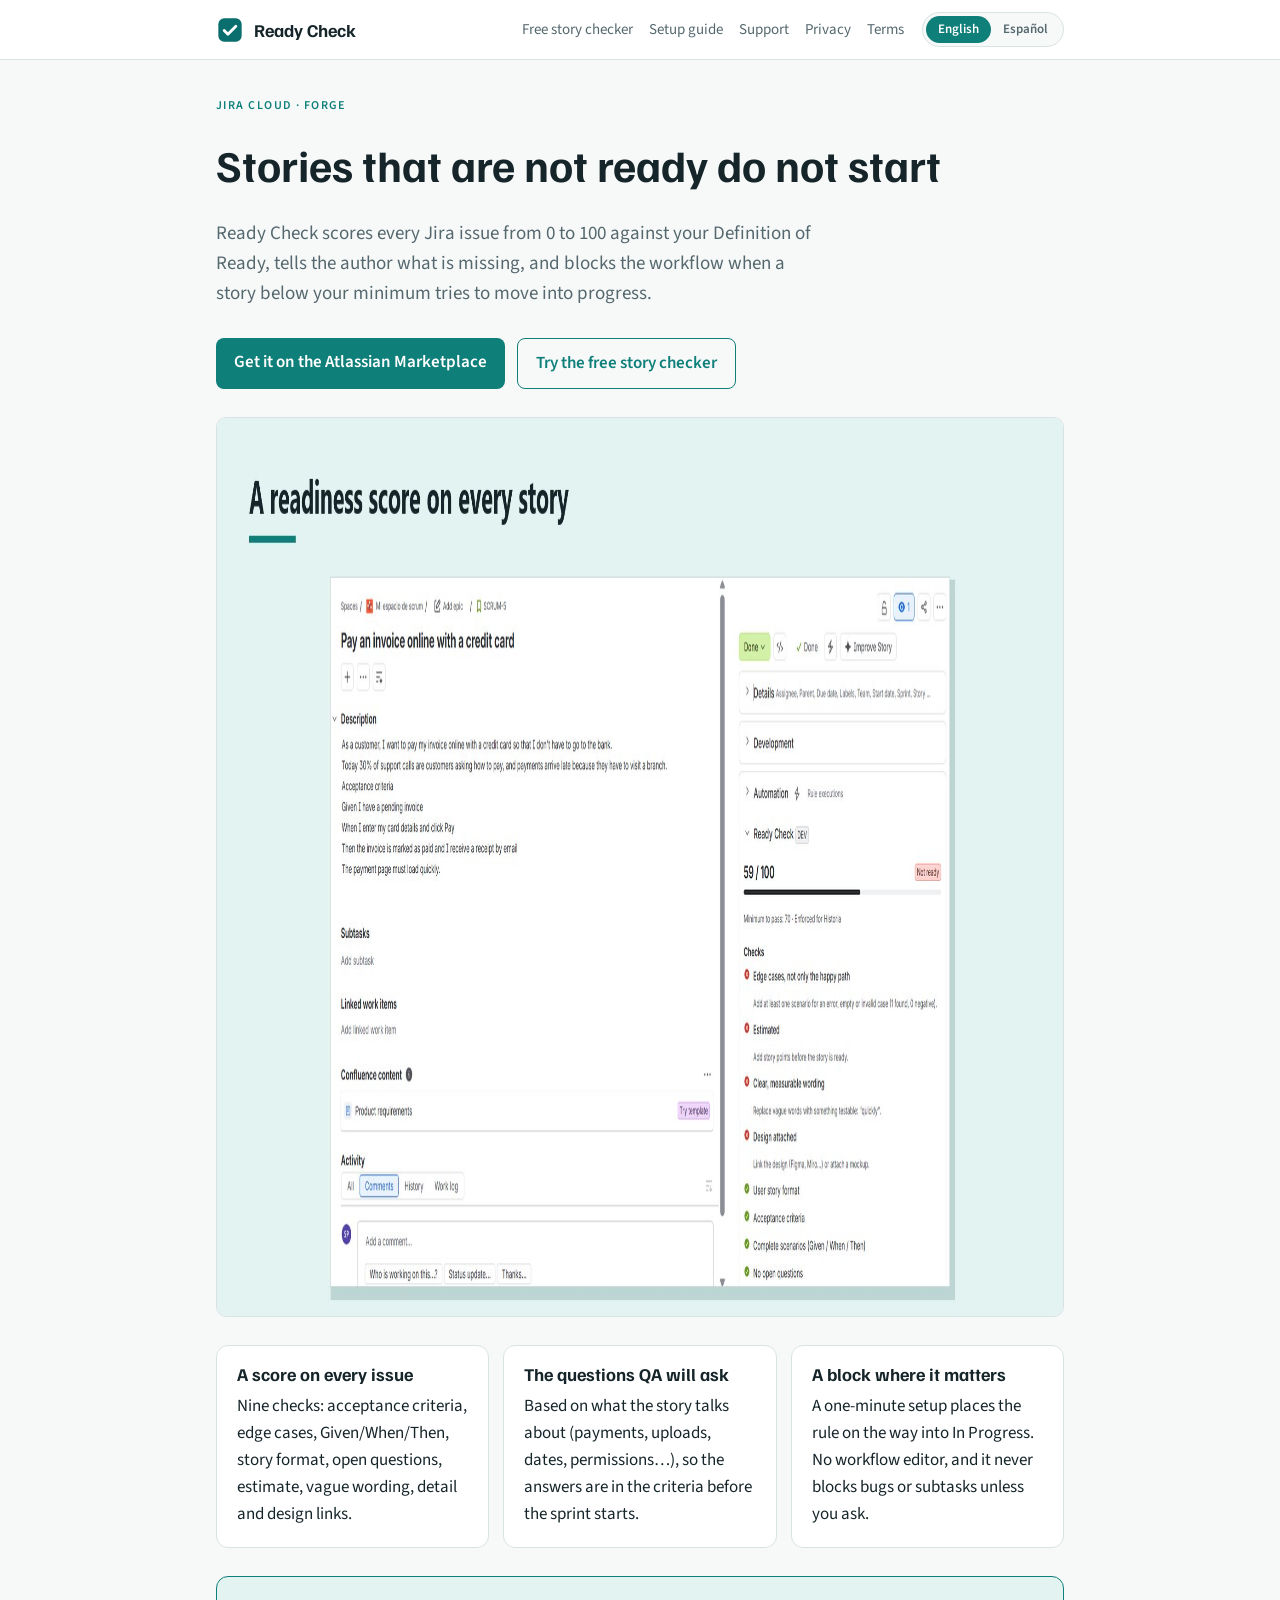
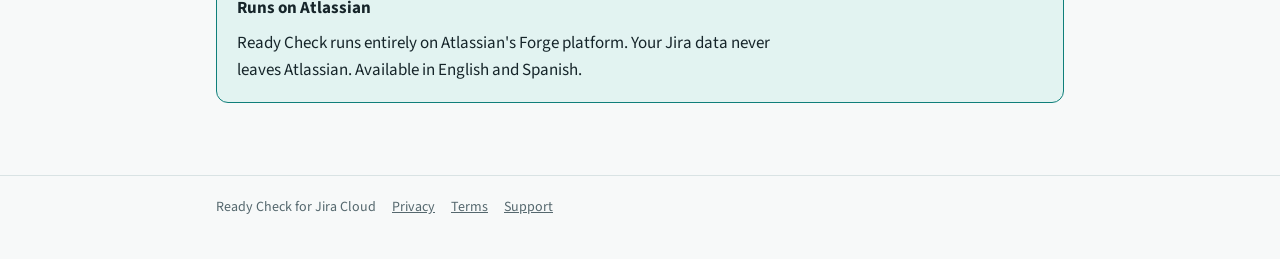
<file: index.html>
<!doctype html>
<html lang="en">
<head>
<meta charset="utf-8">
<meta name="viewport" content="width=device-width, initial-scale=1">
<title>Ready Check: Definition of Ready for Jira</title>
<meta name="description" content="Score every Jira user story from 0 to 100 against your Definition of Ready, see what is missing and block stories that are not ready. English and Spanish.">
<link rel="canonical" href="https://stevenpardoo.github.io/ready-check-site/">
<meta property="og:type" content="website">
<meta property="og:title" content="Ready Check: Definition of Ready for Jira">
<meta property="og:description" content="Score every Jira user story from 0 to 100 against your Definition of Ready, see what is missing and block stories that are not ready. English and Spanish.">
<meta property="og:url" content="https://stevenpardoo.github.io/ready-check-site/">
<meta property="og:image" content="https://stevenpardoo.github.io/ready-check-site/assets/og.png">
<meta name="twitter:card" content="summary_large_image">
<script type="application/ld+json">{"@context":"https://schema.org","@type":"SoftwareApplication","name":"Ready Check – Definition of Ready","applicationCategory":"BusinessApplication","operatingSystem":"Jira Cloud","offers":{"@type":"Offer","price":"0","priceCurrency":"USD","description":"Free for up to 10 users"},"inLanguage":["en","es"]}</script>
<link rel="icon" href="assets/icon.svg" type="image/svg+xml">
<link rel="preconnect" href="https://fonts.googleapis.com">
<link rel="stylesheet" href="https://fonts.googleapis.com/css2?family=Familjen+Grotesk:wght@600;700&family=Source+Sans+3:wght@400;600&family=JetBrains+Mono:wght@500&display=swap">
<link rel="stylesheet" href="assets/site.css">
</head>
<body>
<header class="top"><div class="top-in">
  <a class="brand" href=""><img src="assets/icon.svg" alt="" width="28" height="28">Ready Check</a>
  <nav class="nav">
    <a href="checker/"><span class="en">Free story checker</span><span class="es">Revisor gratis</span></a>
    <a href="guide/"><span class="en">Setup guide</span><span class="es">Guía</span></a>
    <a href="support/"><span class="en">Support</span><span class="es">Soporte</span></a>
    <a href="privacy/"><span class="en">Privacy</span><span class="es">Privacidad</span></a>
    <a href="terms/"><span class="en">Terms</span><span class="es">Términos</span></a>
  </nav>
  <div class="lang" role="group" aria-label="Language / Idioma">
    <button type="button" data-set="en" aria-pressed="true">English</button>
    <button type="button" data-set="es" aria-pressed="false">Español</button>
  </div>
</div></header>
<main class="page">
  <div class="eyebrow">Jira Cloud · Forge</div>
  <h1 class="en">Stories that are not ready do not start</h1>
  <h1 class="es">Las historias que no están listas no empiezan</h1>
  <p class="lede en">Ready Check scores every Jira issue from 0 to 100 against your Definition of Ready, tells the author what is missing, and blocks the workflow when a story below your minimum tries to move into progress.</p>
  <p class="lede es">Ready Check califica cada incidencia de Jira de 0 a 100 según tu definición de listo, le dice al autor qué falta y bloquea el flujo cuando una historia por debajo de tu mínimo intenta pasar a en curso.</p>
  <p style="display:flex;gap:12px;flex-wrap:wrap"><a class="cta" href="https://marketplace.atlassian.com/apps/1953924340"><span class="en">Get it on the Atlassian Marketplace</span><span class="es">Instalar desde el Atlassian Marketplace</span></a> <a class="cta" style="background:transparent;color:var(--accent);border:1px solid var(--accent)" href="checker/"><span class="en">Try the free story checker</span><span class="es">Probar el revisor gratis</span></a></p>
  <figure><img src="assets/highlight-1-score.jpg" alt="Ready Check panel on a Jira story showing a 59 out of 100 score and the checks that fail" width="1840" height="900"></figure>
  <div class="grid">
    <div class="card"><h3 class="en">A score on every issue</h3><h3 class="es">Un puntaje en cada incidencia</h3>
      <p class="en">Nine checks: acceptance criteria, edge cases, Given/When/Then, story format, open questions, estimate, vague wording, detail and design links.</p>
      <p class="es">Nueve revisiones: criterios de aceptación, casos borde, Dado/Cuando/Entonces, formato de historia, preguntas abiertas, estimación, palabras vagas, detalle y enlaces de diseño.</p></div>
    <div class="card"><h3 class="en">The questions QA will ask</h3><h3 class="es">Las preguntas que hará QA</h3>
      <p class="en">Based on what the story talks about (payments, uploads, dates, permissions…), so the answers are in the criteria before the sprint starts.</p>
      <p class="es">Según de qué habla la historia (pagos, archivos, fechas, permisos…), para que las respuestas estén en los criterios antes del sprint.</p></div>
    <div class="card"><h3 class="en">A block where it matters</h3><h3 class="es">Un bloqueo donde importa</h3>
      <p class="en">A one-minute setup places the rule on the way into In Progress. No workflow editor, and it never blocks bugs or subtasks unless you ask.</p>
      <p class="es">Una configuración de un minuto pone la regla en la entrada a En curso. Sin editor de flujos, y nunca frena errores ni subtareas salvo que lo pidas.</p></div>
  </div>
  <div class="card key">
    <b class="en">Runs on Atlassian</b><b class="es">Corre en Atlassian</b>
    <p class="en">Ready Check runs entirely on Atlassian's Forge platform. Your Jira data never leaves Atlassian. Available in English and Spanish.</p>
    <p class="es">Ready Check corre completo en la plataforma Forge de Atlassian. Tus datos de Jira nunca salen de Atlassian. Disponible en inglés y español.</p>
  </div>
</main>
<footer><div class="page">
  <span>Ready Check for Jira Cloud</span>
  <a href="privacy/"><span class="en">Privacy</span><span class="es">Privacidad</span></a>
  <a href="terms/"><span class="en">Terms</span><span class="es">Términos</span></a>
  <a href="support/"><span class="en">Support</span><span class="es">Soporte</span></a>
</div></footer>
<script src="assets/lang.js"></script>
</body>
</html>
</file>
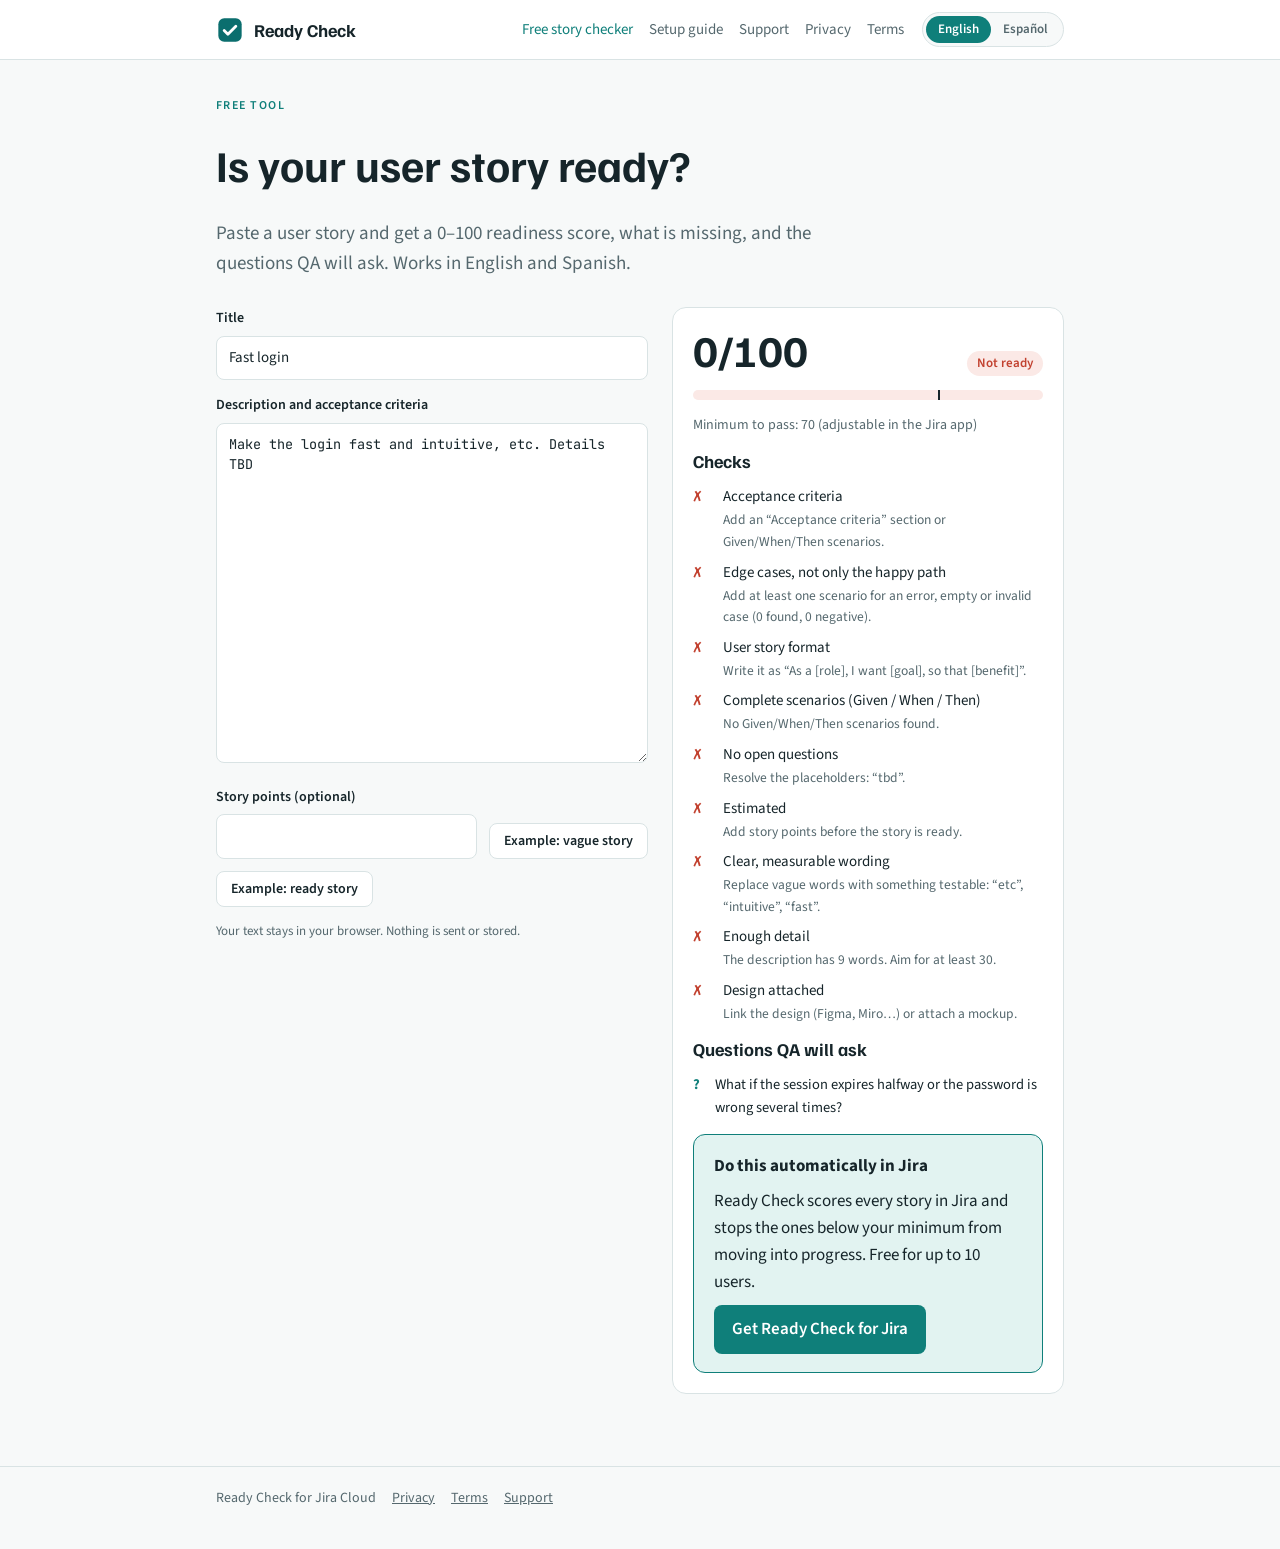
<file: checker/index.html>
<!doctype html>
<html lang="en">
<head>
<meta charset="utf-8">
<meta name="viewport" content="width=device-width, initial-scale=1">
<title>Free User Story Readiness Checker</title>
<meta name="description" content="Paste a user story and get a readiness score, missing acceptance criteria, edge cases and the questions QA will ask. Free, in English and Spanish.">
<link rel="canonical" href="https://stevenpardoo.github.io/ready-check-site/checker/">
<meta property="og:type" content="website">
<meta property="og:title" content="Free User Story Readiness Checker">
<meta property="og:description" content="Paste a user story and get a readiness score, missing acceptance criteria, edge cases and the questions QA will ask. Free, in English and Spanish.">
<meta property="og:url" content="https://stevenpardoo.github.io/ready-check-site/checker/">
<meta property="og:image" content="https://stevenpardoo.github.io/ready-check-site/assets/og.png">
<meta name="twitter:card" content="summary_large_image">
<script type="application/ld+json">{"@context":"https://schema.org","@type":"WebApplication","name":"User Story Readiness Checker","applicationCategory":"BusinessApplication","offers":{"@type":"Offer","price":"0","priceCurrency":"USD"},"inLanguage":["en","es"]}</script>
<link rel="icon" href="../assets/icon.svg" type="image/svg+xml">
<link rel="preconnect" href="https://fonts.googleapis.com">
<link rel="stylesheet" href="https://fonts.googleapis.com/css2?family=Familjen+Grotesk:wght@600;700&family=Source+Sans+3:wght@400;600&family=JetBrains+Mono:wght@500&display=swap">
<link rel="stylesheet" href="../assets/site.css">
</head>
<body>
<header class="top"><div class="top-in">
  <a class="brand" href="../"><img src="../assets/icon.svg" alt="" width="28" height="28">Ready Check</a>
  <nav class="nav">
    <a href="../checker/" aria-current="page"><span class="en">Free story checker</span><span class="es">Revisor gratis</span></a>
    <a href="../guide/"><span class="en">Setup guide</span><span class="es">Guía</span></a>
    <a href="../support/"><span class="en">Support</span><span class="es">Soporte</span></a>
    <a href="../privacy/"><span class="en">Privacy</span><span class="es">Privacidad</span></a>
    <a href="../terms/"><span class="en">Terms</span><span class="es">Términos</span></a>
  </nav>
  <div class="lang" role="group" aria-label="Language / Idioma">
    <button type="button" data-set="en" aria-pressed="true">English</button>
    <button type="button" data-set="es" aria-pressed="false">Español</button>
  </div>
</div></header>
<style>
.chk { display: grid; grid-template-columns: minmax(0, 1.1fr) minmax(0, 1fr); gap: 24px; align-items: start; }
@media (max-width: 860px) { .chk { grid-template-columns: minmax(0, 1fr); } }
.chk label { font-weight: 600; font-size: 14px; display: block; margin-bottom: 6px; }
.chk input, .chk textarea { width: 100%; font: 15px/1.5 var(--font-body); color: var(--fg); background: var(--surface); border: 1px solid var(--line); border-radius: 8px; padding: 10px 12px; }
.chk textarea { min-height: 340px; resize: vertical; font-family: var(--font-mono); font-size: 13.5px; }
.chk input:focus, .chk textarea:focus { outline: 2px solid var(--accent); outline-offset: 1px; }
.row { display: flex; gap: 12px; flex-wrap: wrap; align-items: end; }
.row > div { flex: 1 1 140px; }
.btn2 { font: 600 14px/1 var(--font-body); padding: 10px 14px; border-radius: 8px; border: 1px solid var(--line); background: var(--surface); color: var(--fg); cursor: pointer; }
.result { background: var(--surface); border: 1px solid var(--line); border-radius: 14px; padding: 20px; display: grid; gap: 14px; position: sticky; top: 16px; }
.score { display: flex; align-items: baseline; justify-content: space-between; gap: 12px; }
.score b { font: 700 44px/1 var(--font-display); font-variant-numeric: tabular-nums; }
.pill { font: 600 13px/1 var(--font-body); padding: 6px 10px; border-radius: 999px; }
.pill.ok { background: var(--accent-soft); color: var(--accent); }
.pill.no { background: var(--danger-soft); color: var(--danger); }
.bar { height: 10px; border-radius: 6px; background: var(--danger-soft); overflow: hidden; position: relative; }
.bar i { display: block; height: 100%; background: var(--accent); transition: width .3s; }
.bar::after { content: ""; position: absolute; left: 70%; top: 0; bottom: 0; width: 2px; background: var(--fg); }
.checks, .whatifs { list-style: none; padding: 0; margin: 0; display: grid; gap: 8px; }
.checks li { display: grid; grid-template-columns: 22px minmax(0,1fr); gap: 8px; font-size: 15px; }
.checks small { display: block; color: var(--muted); font-size: 13.5px; }
.ic { font-weight: 700; }
.ic.p { color: var(--ok); } .ic.f { color: var(--danger); } .ic.n { color: var(--muted); }
.whatifs li { font-size: 14.5px; padding-left: 22px; position: relative; }
.whatifs li::before { content: "?"; position: absolute; left: 0; color: var(--accent); font-weight: 700; }
.whatifs li.cov { color: var(--muted); }
.whatifs li.cov::before { content: "\2713"; color: var(--ok); }
.privacy { font-size: 13px; color: var(--muted); }
@media (prefers-reduced-motion: reduce) { .bar i { transition: none; } }
</style>
<main class="page">
  <div class="eyebrow"><span class="en">Free tool</span><span class="es">Herramienta gratis</span></div>
  <h1 class="en">Is your user story ready?</h1>
  <h1 class="es">¿Tu historia de usuario está lista?</h1>
  <p class="lede en">Paste a user story and get a 0–100 readiness score, what is missing, and the questions QA will ask. Works in English and Spanish.</p>
  <p class="lede es">Pega una historia de usuario y obtén un puntaje de 0 a 100, lo que le falta y las preguntas que hará QA. Funciona en español e inglés.</p>

  <div class="chk">
    <div style="display:grid;gap:14px">
      <div><label for="sum"><span class="en">Title</span><span class="es">Título</span></label><input id="sum" type="text"></div>
      <div><label for="desc"><span class="en">Description and acceptance criteria</span><span class="es">Descripción y criterios de aceptación</span></label><textarea id="desc" spellcheck="false"></textarea></div>
      <div class="row">
        <div><label for="sp"><span class="en">Story points (optional)</span><span class="es">Story points (opcional)</span></label><input id="sp" type="number" min="0" step="0.5"></div>
        <button class="btn2" type="button" id="ex-bad"><span class="en">Example: vague story</span><span class="es">Ejemplo: historia vaga</span></button>
        <button class="btn2" type="button" id="ex-good"><span class="en">Example: ready story</span><span class="es">Ejemplo: historia lista</span></button>
      </div>
      <p class="privacy en">Your text stays in your browser. Nothing is sent or stored.</p>
      <p class="privacy es">Tu texto se queda en tu navegador. No se envía ni se guarda nada.</p>
    </div>

    <section class="result" aria-live="polite">
      <div class="score"><b id="score">–</b><span id="state" class="pill"></span></div>
      <div class="bar" aria-hidden="true"><i id="bar" style="width:0"></i></div>
      <p class="meta"><span class="en">Minimum to pass: 70 (adjustable in the Jira app)</span><span class="es">Mínimo para pasar: 70 (ajustable en la app de Jira)</span></p>
      <h3 class="en">Checks</h3><h3 class="es">Revisiones</h3>
      <ul class="checks" id="checks"></ul>
      <h3 id="wh-t"></h3>
      <ul class="whatifs" id="whatifs"></ul>
      <div class="card key">
        <b class="en">Do this automatically in Jira</b><b class="es">Hazlo automático en Jira</b>
        <p class="en">Ready Check scores every story in Jira and stops the ones below your minimum from moving into progress. Free for up to 10 users.</p>
        <p class="es">Ready Check califica cada historia en Jira y frena las que están por debajo de tu mínimo antes de pasar a en curso. Gratis hasta 10 usuarios.</p>
        <p><a class="cta" href="https://marketplace.atlassian.com/apps/1953924340"><span class="en">Get Ready Check for Jira</span><span class="es">Instalar Ready Check en Jira</span></a></p>
      </div>
    </section>
  </div>
</main>
<script type="module">
import { evaluate } from '../assets/rc/engine.js';
import { DEFAULT_SETTINGS } from '../assets/rc/defaults.js';
import { t, failHint } from '../assets/rc/i18n.js';

const EX = {
  bad: {
    en: ['Fast login', 'Make the login fast and intuitive, etc. Details TBD'],
    es: ['Login rápido', 'Hacer que el login sea rápido e intuitivo, etc. Detalles por definir'],
  },
  good: {
    en: ['Export invoices to CSV', [
      'As an accountant, I want to export the invoices of a period to CSV so that I can reconcile them in my spreadsheet.',
      'Today accountants copy invoices one by one, which takes about two hours at month end.',
      'Design: https://www.figma.com/design/abc/export',
      'Acceptance criteria',
      'Scenario: period with invoices',
      'Given I am on the invoices list',
      'When I pick a period and click Export',
      'Then a CSV downloads with one row per invoice',
      'Scenario: period without invoices',
      'Given the selected period has no invoices',
      'When I click Export',
      'Then I see "No invoices in this period" and no file downloads',
    ].join('\n')],
    es: ['Exportar facturas a CSV', [
      'Como contador, quiero exportar las facturas de un periodo a CSV para conciliarlas en mi hoja de cálculo.',
      'Hoy los contadores copian las facturas una por una y les toma unas dos horas al cierre del mes.',
      'Diseño: https://www.figma.com/design/abc/exportar',
      'Criterios de aceptación',
      'Escenario: periodo con facturas',
      'Dado que estoy en la lista de facturas',
      'Cuando elijo un periodo y presiono Exportar',
      'Entonces se descarga un CSV con una fila por factura',
      'Escenario: periodo sin facturas',
      'Dado que el periodo elegido no tiene facturas',
      'Cuando presiono Exportar',
      'Entonces veo "No hay facturas en este periodo" y no se descarga ningún archivo',
    ].join('\n')],
  },
};
const $ = (id) => document.getElementById(id);
const lang = () => (document.body.dataset.lang === 'es' ? 'es' : 'en');
const URL_RE = /https?:\/\/\S+/g;
let current = 'bad';

function load(kind) {
  current = kind;
  const [s, d] = EX[kind][lang()];
  $('sum').value = s; $('desc').value = d; $('sp').value = kind === 'good' ? 3 : '';
  run();
}

function run() {
  const l = lang();
  const text = $('desc').value;
  const sp = $('sp').value === '' ? null : Number($('sp').value);
  const r = evaluate({ summary: $('sum').value, text, acText: '', urls: text.match(URL_RE) || [], attachments: [], storyPoints: sp }, DEFAULT_SETTINGS);
  $('score').textContent = `${r.score}/100`;
  $('bar').style.width = `${r.score}%`;
  const st = $('state');
  st.textContent = r.ready ? t(l, 'panel.ready') : t(l, 'panel.notReady');
  st.className = `pill ${r.ready ? 'ok' : 'no'}`;
  const ordered = [
    ...r.checks.filter((c) => c.status === 'fail').sort((a, b) => b.weight - a.weight),
    ...r.checks.filter((c) => c.status !== 'fail'),
  ];
  $('checks').replaceChildren();
  for (const c of ordered) {
    const li = document.createElement('li');
    const ic = document.createElement('span');
    ic.className = `ic ${c.status === 'pass' ? 'p' : c.status === 'fail' ? 'f' : 'n'}`;
    ic.textContent = c.status === 'pass' ? '✓' : c.status === 'fail' ? '✗' : '–';
    const body = document.createElement('span');
    body.textContent = t(l, `check.${c.id}`);
    if (c.status === 'fail') {
      const s = document.createElement('small');
      s.textContent = failHint(l, c);
      body.appendChild(s);
    }
    li.append(ic, body);
    $('checks').appendChild(li);
  }
  $('wh-t').textContent = t(l, 'panel.whatIf');
  $('whatifs').replaceChildren();
  for (const s of r.suggestions) {
    const li = document.createElement('li');
    li.textContent = t(l, `whatif.${s.id}`);
    if (s.covered) li.className = 'cov';
    $('whatifs').appendChild(li);
  }
}

['sum', 'desc', 'sp'].forEach((id) => $(id).addEventListener('input', () => { current = null; run(); }));
$('ex-bad').addEventListener('click', () => load('bad'));
$('ex-good').addEventListener('click', () => load('good'));
document.querySelectorAll('.lang button').forEach((b) => b.addEventListener('click', () => setTimeout(() => (current ? load(current) : run()), 0)));
load('bad');
</script>
<footer><div class="page">
  <span>Ready Check for Jira Cloud</span>
  <a href="../privacy/"><span class="en">Privacy</span><span class="es">Privacidad</span></a>
  <a href="../terms/"><span class="en">Terms</span><span class="es">Términos</span></a>
  <a href="../support/"><span class="en">Support</span><span class="es">Soporte</span></a>
</div></footer>
<script src="../assets/lang.js"></script>
</body>
</html>
</file>
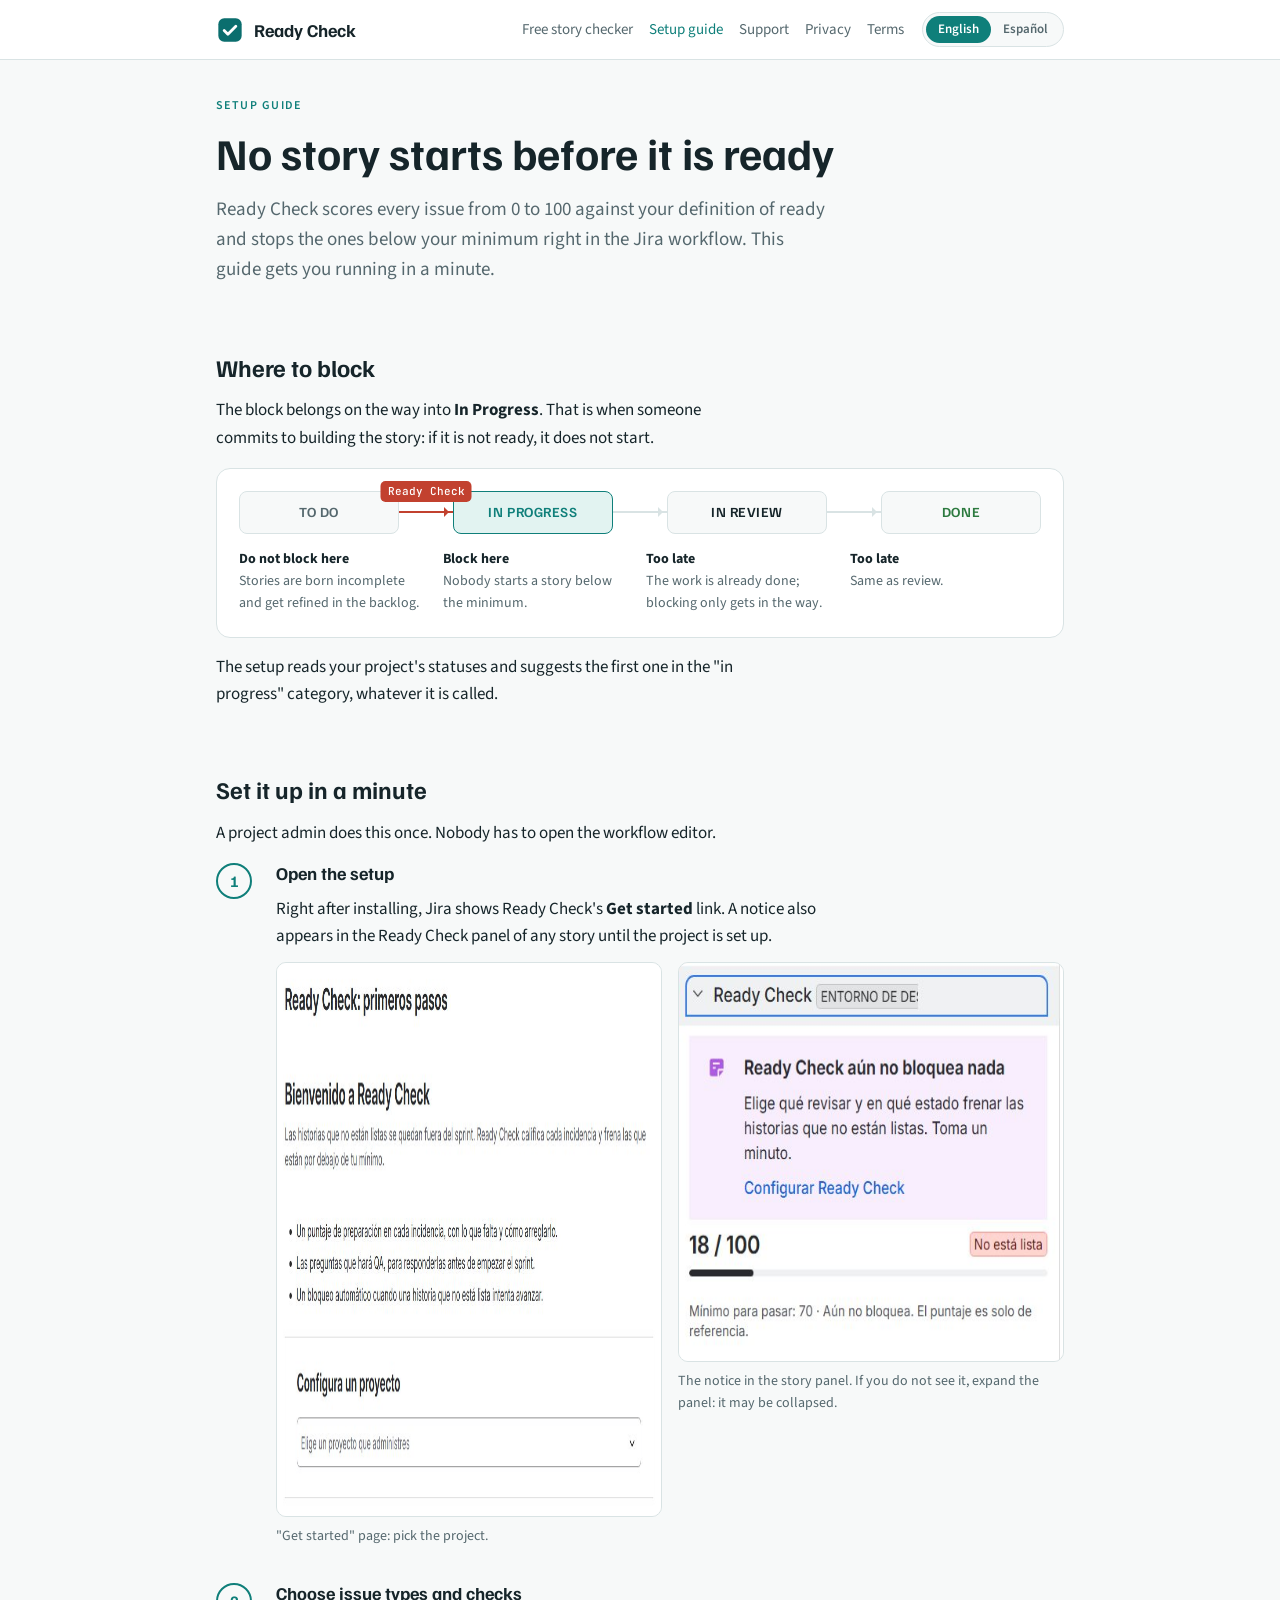
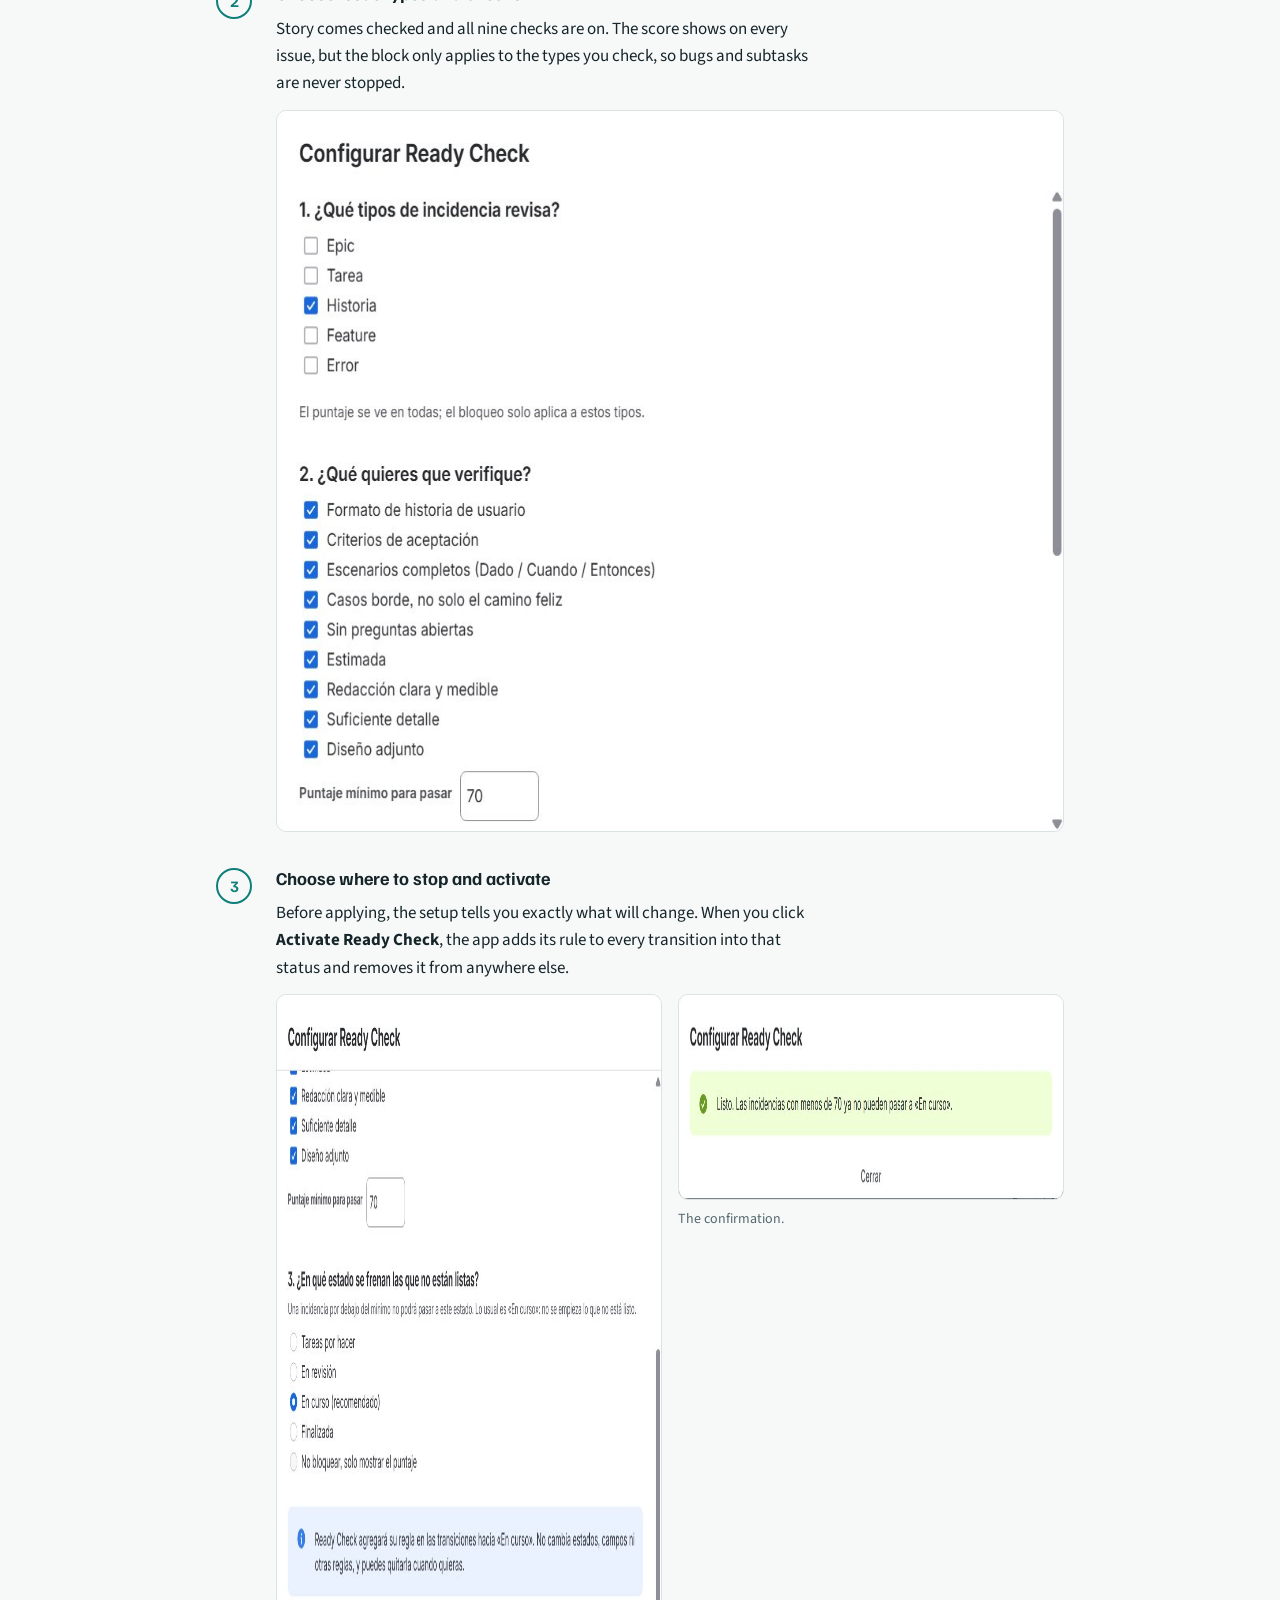
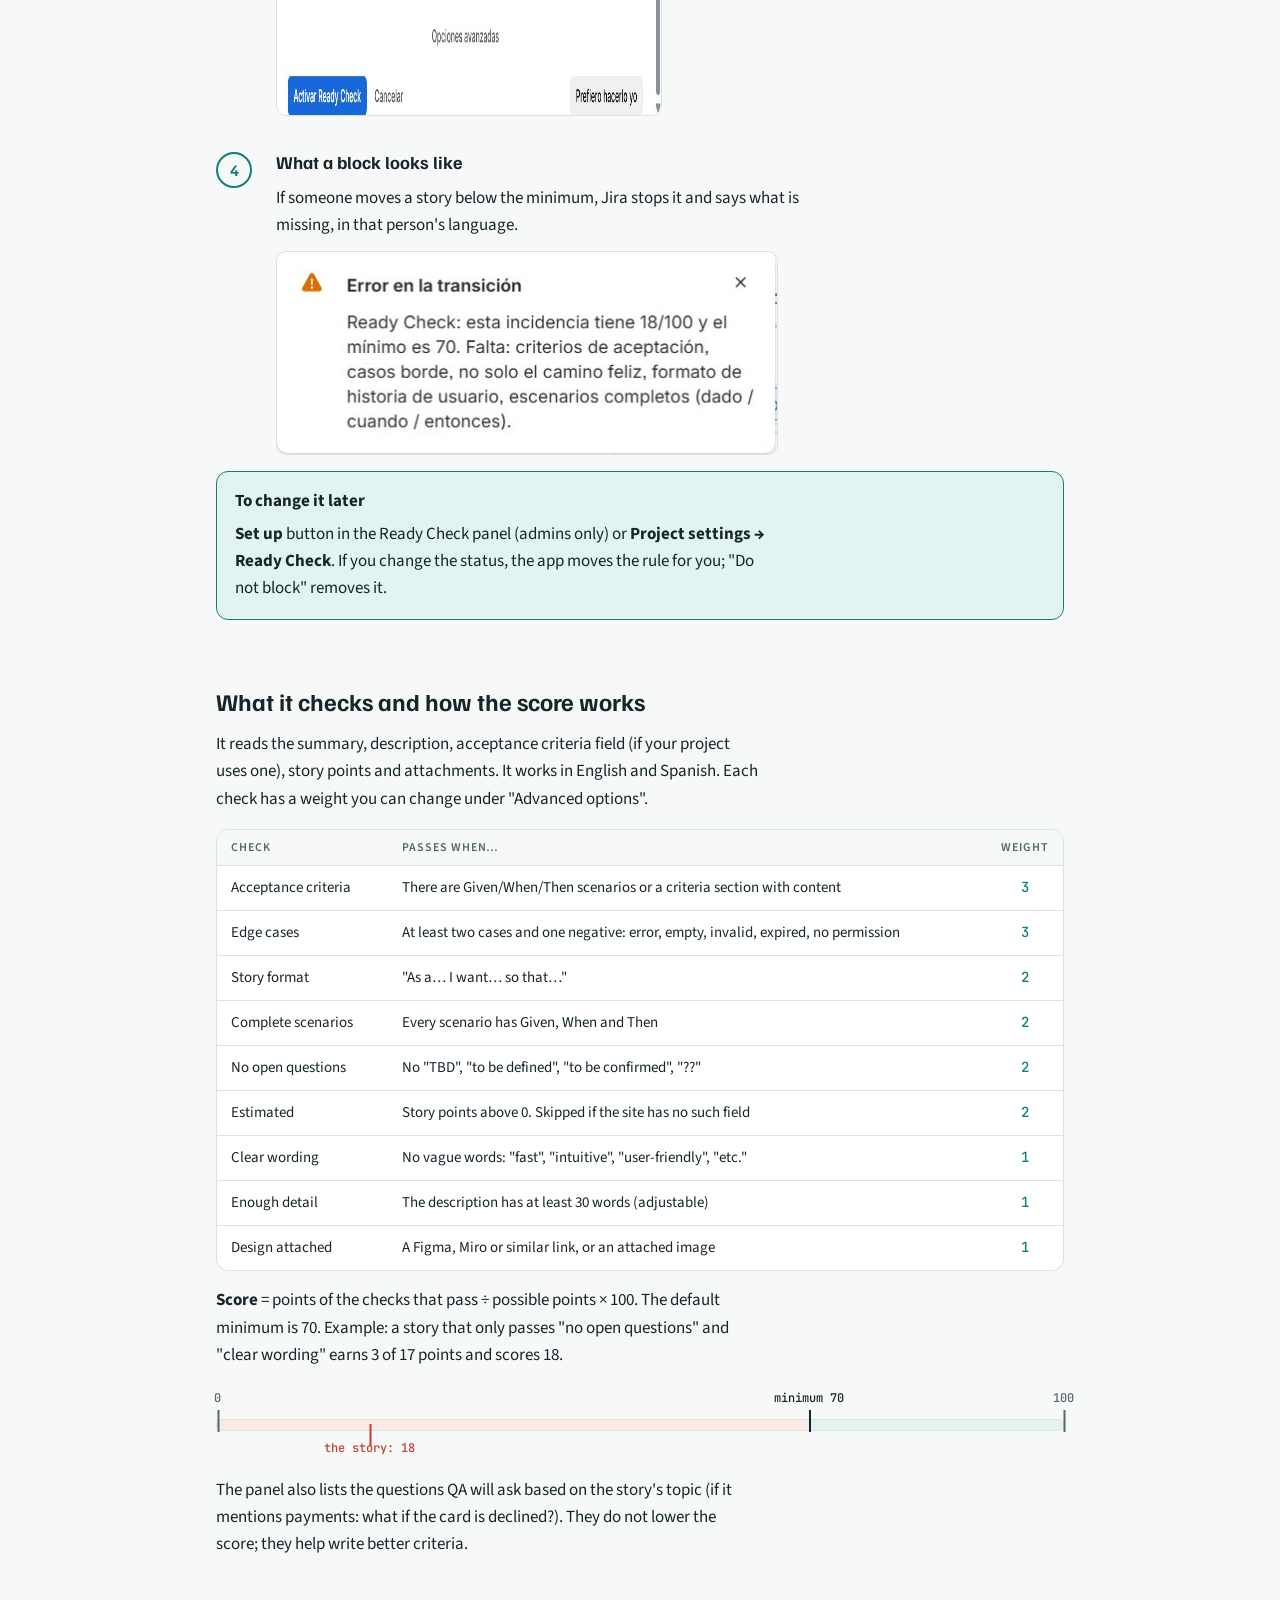
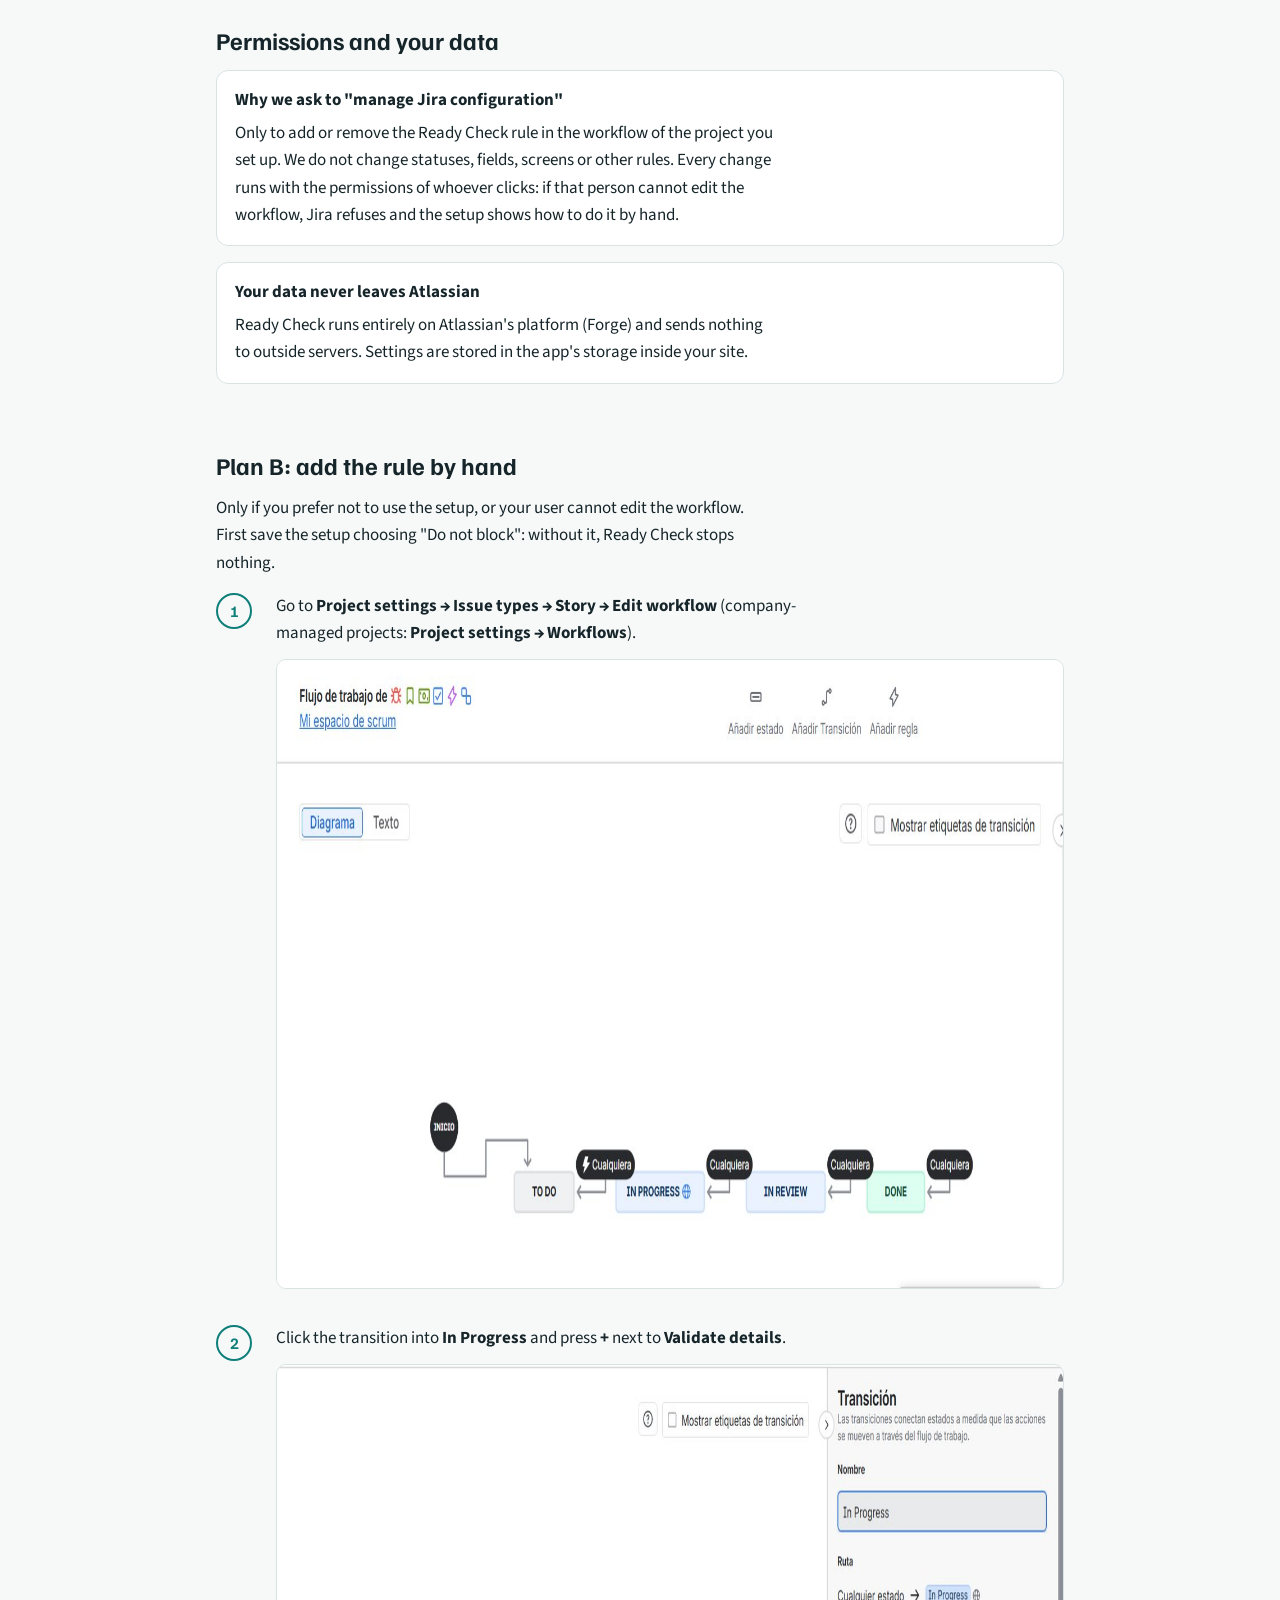
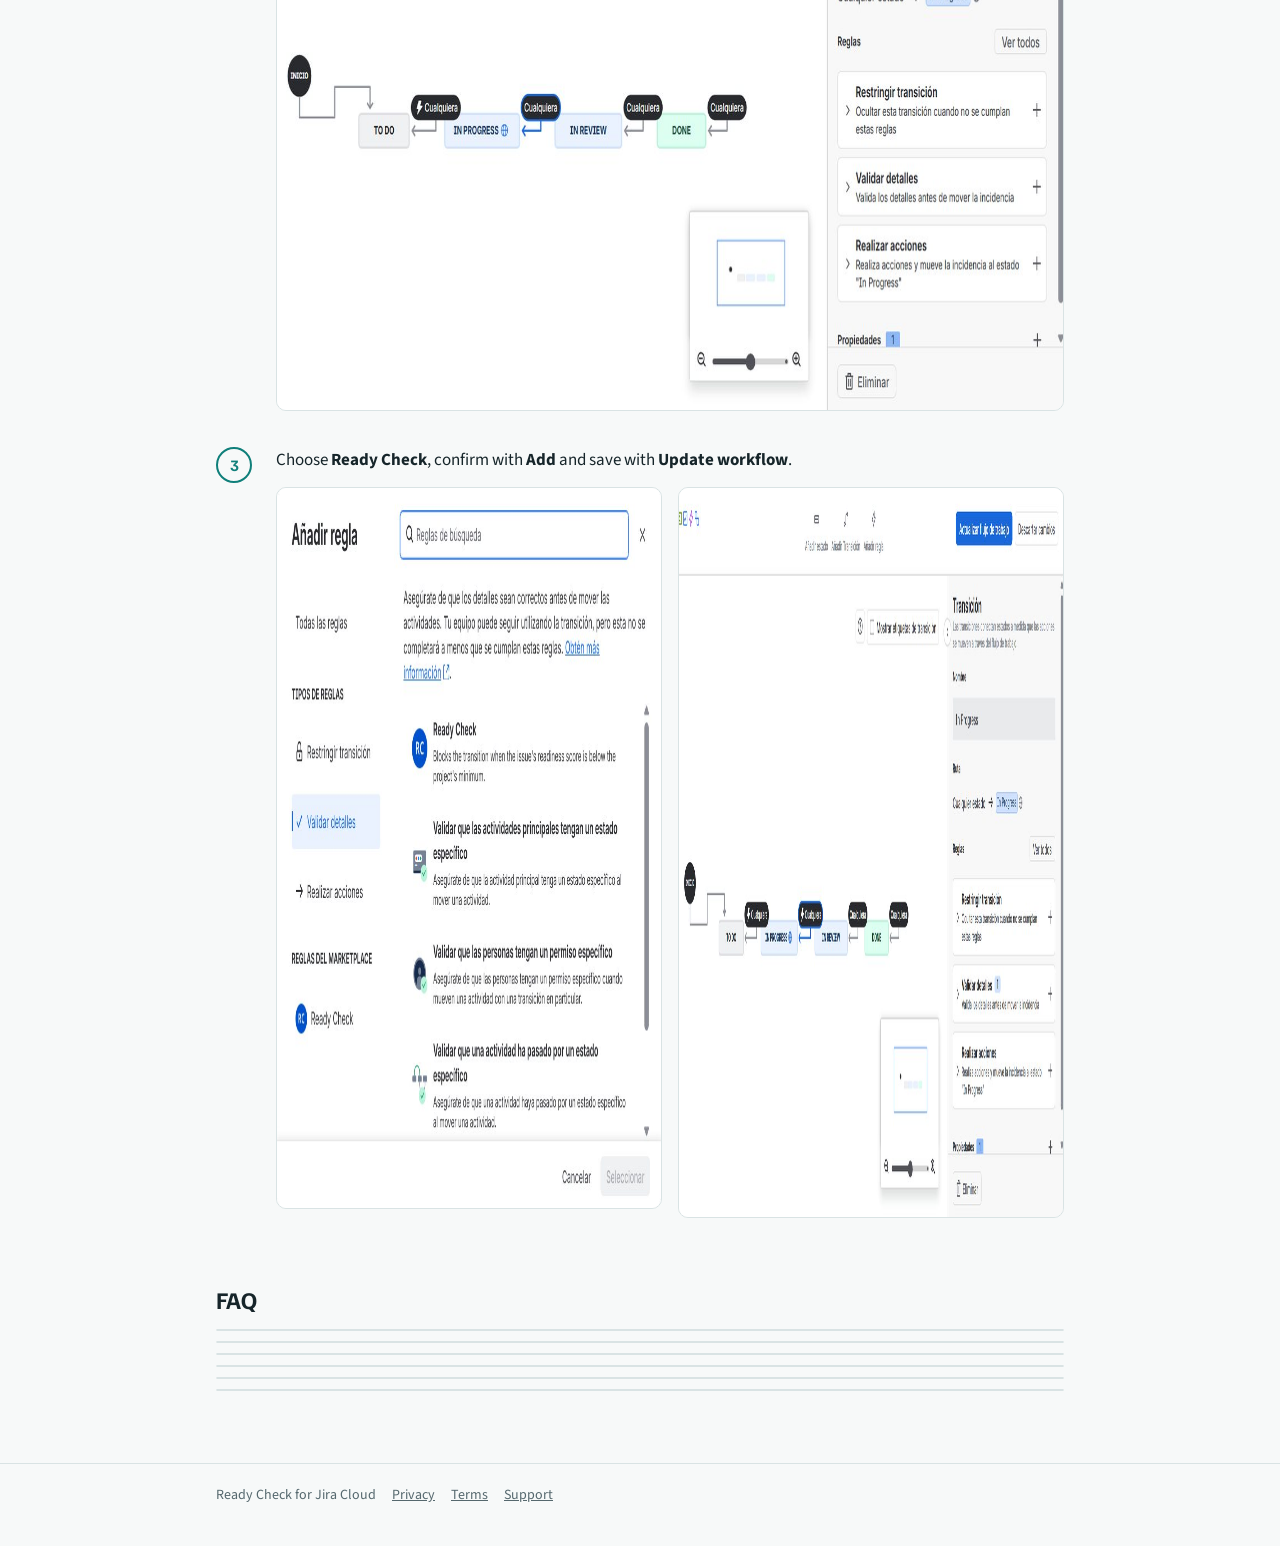
<file: guide/index.html>
<!doctype html>
<html lang="en">
<head>
<meta charset="utf-8">
<meta name="viewport" content="width=device-width, initial-scale=1">
<title>Ready Check Setup Guide</title>
<meta name="description" content="How to set up Ready Check in Jira in one minute.">
<link rel="canonical" href="https://stevenpardoo.github.io/ready-check-site/guide/">
<meta property="og:type" content="website">
<meta property="og:title" content="Ready Check Setup Guide">
<meta property="og:description" content="How to set up Ready Check in Jira in one minute.">
<meta property="og:url" content="https://stevenpardoo.github.io/ready-check-site/guide/">
<meta property="og:image" content="https://stevenpardoo.github.io/ready-check-site/assets/og.png">
<meta name="twitter:card" content="summary_large_image">

<link rel="icon" href="../assets/icon.svg" type="image/svg+xml">
<link rel="preconnect" href="https://fonts.googleapis.com">
<link rel="stylesheet" href="https://fonts.googleapis.com/css2?family=Familjen+Grotesk:wght@600;700&family=Source+Sans+3:wght@400;600&family=JetBrains+Mono:wght@500&display=swap">
<link rel="stylesheet" href="../assets/site.css">
</head>
<body>
<header class="top"><div class="top-in">
  <a class="brand" href="../"><img src="../assets/icon.svg" alt="" width="28" height="28">Ready Check</a>
  <nav class="nav">
    <a href="../checker/"><span class="en">Free story checker</span><span class="es">Revisor gratis</span></a>
    <a href="../guide/" aria-current="page"><span class="en">Setup guide</span><span class="es">Guía</span></a>
    <a href="../support/"><span class="en">Support</span><span class="es">Soporte</span></a>
    <a href="../privacy/"><span class="en">Privacy</span><span class="es">Privacidad</span></a>
    <a href="../terms/"><span class="en">Terms</span><span class="es">Términos</span></a>
  </nav>
  <div class="lang" role="group" aria-label="Language / Idioma">
    <button type="button" data-set="en" aria-pressed="true">English</button>
    <button type="button" data-set="es" aria-pressed="false">Español</button>
  </div>
</div></header>
<style>
.guide { gap: 56px; }
.guide section { display: grid; gap: 16px; scroll-margin-top: 16px; }
.gate { background: var(--surface); border: 1px solid var(--line); border-radius: 14px; padding: 22px; overflow-x: auto; }
.lane { display: flex; align-items: center; min-width: 640px; }
.st { flex: 1; text-align: center; padding: 12px 8px; border-radius: 8px; font: 600 14px/1.2 var(--font-display); text-transform: uppercase; letter-spacing: .04em; border: 1px solid var(--line); background: var(--bg); }
.st.todo { color: var(--muted); } .st.prog { color: var(--accent); background: var(--accent-soft); border-color: var(--accent); } .st.done { color: var(--ok); }
.arrow { width: 54px; height: 2px; background: var(--line); position: relative; flex: none; }
.arrow::after { content: ""; position: absolute; right: -1px; top: -4px; border: 5px solid transparent; border-left-color: var(--line); }
.arrow.blocked { background: var(--danger); } .arrow.blocked::after { border-left-color: var(--danger); }
.arrow.blocked span { position: absolute; left: 50%; top: -30px; transform: translateX(-50%); background: var(--danger); color: var(--surface); font: 500 11px/1 var(--font-mono); padding: 5px 7px; border-radius: 5px; white-space: nowrap; }
.gate-notes { display: grid; grid-template-columns: repeat(4, minmax(0,1fr)); gap: 12px; margin-top: 14px; min-width: 640px; font-size: 14px; color: var(--muted); }
.gate-notes b { color: var(--fg); display: block; }
.scale { position: relative; height: 12px; border-radius: 6px; background: linear-gradient(90deg, var(--danger-soft) 0 70%, var(--accent-soft) 70% 100%); border: 1px solid var(--line); margin: 34px 0 30px; }
.tick { position: absolute; top: -28px; transform: translateX(-50%); font: 500 12px/1 var(--font-mono); color: var(--muted); white-space: nowrap; }
.tick::after { content: ""; position: absolute; left: 50%; top: 18px; width: 2px; height: 22px; background: currentColor; }
.tick.min { color: var(--fg); } .tick.story { top: 22px; color: var(--danger); } .tick.story::after { top: -18px; }
.steps { display: grid; gap: 36px; counter-reset: s; }
.step { display: grid; grid-template-columns: 44px minmax(0,1fr); gap: 16px; }
.step-n { counter-increment: s; width: 36px; height: 36px; border-radius: 50%; border: 2px solid var(--accent); color: var(--accent); display: grid; place-items: center; font: 700 16px/1 var(--font-display); }
.step-n::before { content: counter(s); }
.step-body { display: grid; gap: 12px; min-width: 0; }
.pair { display: grid; grid-template-columns: repeat(2, minmax(0,1fr)); gap: 16px; align-items: start; }
@media (max-width: 640px) { .pair { grid-template-columns: minmax(0,1fr); } }
td.w { font: 500 14px/1.6 var(--font-mono); text-align: center; color: var(--accent); width: 64px; }
.note { border: 1px solid var(--line); background: var(--surface); border-radius: 12px; padding: 16px 18px; display: grid; gap: 6px; }
.note.key { border-color: var(--accent); background: var(--accent-soft); }
.faq { display: grid; gap: 10px; }
details { border: 1px solid var(--line); background: var(--surface); border-radius: 10px; padding: 0 16px; }
summary { cursor: pointer; padding: 14px 0; font: 600 16px/1.3 var(--font-display); }
details p { padding-bottom: 14px; }
</style>
<main class="page guide">
    <section>
      <div class="eyebrow"><span class="es">Guía de configuración</span><span class="en">Setup guide</span></div>
      <h1 class="es">Que ninguna historia empiece sin estar lista</h1>
      <h1 class="en">No story starts before it is ready</h1>
      <p class="lede es">Ready Check califica cada incidencia de 0 a 100 según su definición de listo y frena en el flujo de Jira las que están por debajo de tu mínimo. Esta guía te deja funcionando en un minuto.</p>
      <p class="lede en">Ready Check scores every issue from 0 to 100 against your definition of ready and stops the ones below your minimum right in the Jira workflow. This guide gets you running in a minute.</p>
    </section>

    <section id="donde">
      <h2 class="es">Dónde conviene bloquear</h2>
      <h2 class="en">Where to block</h2>
      <p class="es">El bloqueo va en la entrada a <b>En curso</b>. Es el momento en que alguien se compromete a construir la historia: si no está lista, que no empiece.</p>
      <p class="en">The block belongs on the way into <b>In Progress</b>. That is when someone commits to building the story: if it is not ready, it does not start.</p>
      <div class="gate" role="img" aria-label="Flujo: Tareas por hacer, En curso con bloqueo, En revisión, Finalizada">
        <div class="lane">
          <div class="st todo"><span class="es">Tareas por hacer</span><span class="en">To Do</span></div>
          <div class="arrow blocked"><span class="es">Ready Check</span><span class="en">Ready Check</span></div>
          <div class="st prog"><span class="es">En curso</span><span class="en">In Progress</span></div>
          <div class="arrow"></div>
          <div class="st"><span class="es">En revisión</span><span class="en">In Review</span></div>
          <div class="arrow"></div>
          <div class="st done"><span class="es">Finalizada</span><span class="en">Done</span></div>
        </div>
        <div class="gate-notes">
          <div class="es"><b>No bloquear aquí</b>Las historias nacen incompletas y se refinan en el backlog.</div>
          <div class="en"><b>Do not block here</b>Stories are born incomplete and get refined in the backlog.</div>
          <div class="es"><b>Bloquear aquí</b>Nadie empieza una historia por debajo del mínimo.</div>
          <div class="en"><b>Block here</b>Nobody starts a story below the minimum.</div>
          <div class="es"><b>Muy tarde</b>El trabajo ya está hecho; frenarla solo estorba.</div>
          <div class="en"><b>Too late</b>The work is already done; blocking only gets in the way.</div>
          <div class="es"><b>Muy tarde</b>Igual que en revisión.</div>
          <div class="en"><b>Too late</b>Same as review.</div>
        </div>
      </div>
      <p class="es">El asistente lee los estados de tu proyecto y te sugiere el primero de la categoría «en curso», se llame como se llame.</p>
      <p class="en">The setup reads your project's statuses and suggests the first one in the "in progress" category, whatever it is called.</p>
    </section>

    <section id="rapido">
      <h2 class="es">Configúralo en un minuto</h2>
      <h2 class="en">Set it up in a minute</h2>
      <p class="es">Solo lo puede hacer un administrador del proyecto. Nadie tiene que entrar al editor de flujos.</p>
      <p class="en">A project admin does this once. Nobody has to open the workflow editor.</p>
      <div class="steps">
        <div class="step"><div class="step-n" aria-hidden="true"></div><div class="step-body">
          <h3 class="es">Abre el asistente</h3><h3 class="en">Open the setup</h3>
          <p class="es">Justo después de instalar, Jira muestra el enlace <b>Comenzar</b> de Ready Check. También aparece un aviso en el panel de Ready Check de cualquier historia mientras el proyecto no esté configurado.</p>
          <p class="en">Right after installing, Jira shows Ready Check's <b>Get started</b> link. A notice also appears in the Ready Check panel of any story until the project is set up.</p>
          <div class="pair">
            <figure><img src="img/comenzar.jpg" alt="Página Comenzar de Ready Check con el selector de proyecto" width="990" height="555"><figcaption class="es">Página «Comenzar»: elige el proyecto.</figcaption><figcaption class="en">"Get started" page: pick the project.</figcaption></figure>
            <figure><img src="img/aviso.jpg" alt="Aviso en el panel: Ready Check aún no bloquea nada" width="490" height="400"><figcaption class="es">El aviso en el panel de la historia. Si no lo ves, abre el panel: puede estar contraído.</figcaption><figcaption class="en">The notice in the story panel. If you do not see it, expand the panel: it may be collapsed.</figcaption></figure>
          </div>
        </div></div>

        <div class="step"><div class="step-n" aria-hidden="true"></div><div class="step-body">
          <h3 class="es">Elige tipos y revisiones</h3><h3 class="en">Choose issue types and checks</h3>
          <p class="es">Historia viene marcada y las nueve revisiones vienen prendidas. El puntaje se ve en todas las incidencias, pero el bloqueo solo aplica a los tipos que marques. Así los errores y las subtareas no se frenan.</p>
          <p class="en">Story comes checked and all nine checks are on. The score shows on every issue, but the block only applies to the types you check, so bugs and subtasks are never stopped.</p>
          <figure><img src="img/pasos12.jpg" alt="Pasos 1 y 2 del asistente: tipos de incidencia y revisiones" width="996" height="722"></figure>
        </div></div>

        <div class="step"><div class="step-n" aria-hidden="true"></div><div class="step-body">
          <h3 class="es">Elige dónde frenar y activa</h3><h3 class="en">Choose where to stop and activate</h3>
          <p class="es">Antes de aplicar, el asistente te dice exactamente qué va a cambiar. Al dar <b>Activar Ready Check</b>, la app agrega su regla en todas las transiciones hacia ese estado y la quita de cualquier otra.</p>
          <p class="en">Before applying, the setup tells you exactly what will change. When you click <b>Activate Ready Check</b>, the app adds its rule to every transition into that status and removes it from anywhere else.</p>
          <div class="pair">
            <figure><img src="img/paso3.jpg" alt="Paso 3: estado donde se frenan, con En curso recomendado" width="996" height="722"></figure>
            <figure><img src="img/listo.jpg" alt="Mensaje Listo: las incidencias con menos de 70 ya no pueden pasar a En curso" width="996" height="206"><figcaption class="es">La confirmación.</figcaption><figcaption class="en">The confirmation.</figcaption></figure>
          </div>
        </div></div>

        <div class="step"><div class="step-n" aria-hidden="true"></div><div class="step-body">
          <h3 class="es">Así se ve un bloqueo</h3><h3 class="en">What a block looks like</h3>
          <p class="es">Si alguien mueve una historia por debajo del mínimo, Jira la frena y dice qué le falta, en el idioma de esa persona.</p>
          <p class="en">If someone moves a story below the minimum, Jira stops it and says what is missing, in that person's language.</p>
          <figure><img src="img/bloqueo.jpg" alt="Error en la transición: Ready Check, esta incidencia tiene 18 de 100 y el mínimo es 70" width="502" height="204" style="max-width:520px"></figure>
        </div></div>
      </div>
      <div class="note key">
        <b class="es">Para cambiarlo después</b><b class="en">To change it later</b>
        <p class="es">Botón <b>Configurar</b> en el panel de Ready Check (solo lo ven los administradores) o <b>Configuración del proyecto → Ready Check</b>. Si cambias el estado, la app mueve la regla sola; «No bloquear» la quita.</p>
        <p class="en"><b>Set up</b> button in the Ready Check panel (admins only) or <b>Project settings → Ready Check</b>. If you change the status, the app moves the rule for you; "Do not block" removes it.</p>
      </div>
    </section>

    <section id="revisa">
      <h2 class="es">Qué revisa y cómo calcula el puntaje</h2>
      <h2 class="en">What it checks and how the score works</h2>
      <p class="es">Lee el resumen, la descripción, el campo de criterios de aceptación (si tu proyecto usa uno), los story points y los adjuntos. Funciona en español y en inglés. Cada revisión tiene un peso que puedes cambiar en «Opciones avanzadas».</p>
      <p class="en">It reads the summary, description, acceptance criteria field (if your project uses one), story points and attachments. It works in English and Spanish. Each check has a weight you can change under "Advanced options".</p>
      <div class="table-wrap"><table>
        <thead><tr><th class="es">Revisión</th><th class="en">Check</th><th class="es">Pasa si…</th><th class="en">Passes when…</th><th class="es">Peso</th><th class="en">Weight</th></tr></thead>
        <tbody>
          <tr><td class="es">Criterios de aceptación</td><td class="en">Acceptance criteria</td><td class="es">Hay escenarios Dado/Cuando/Entonces o una sección de criterios con contenido</td><td class="en">There are Given/When/Then scenarios or a criteria section with content</td><td class="w">3</td></tr>
          <tr><td class="es">Casos borde</td><td class="en">Edge cases</td><td class="es">Al menos dos casos y uno negativo: error, vacío, inválido, vencido, sin permiso</td><td class="en">At least two cases and one negative: error, empty, invalid, expired, no permission</td><td class="w">3</td></tr>
          <tr><td class="es">Formato de historia</td><td class="en">Story format</td><td class="es">«Como… quiero… para…»</td><td class="en">"As a… I want… so that…"</td><td class="w">2</td></tr>
          <tr><td class="es">Escenarios completos</td><td class="en">Complete scenarios</td><td class="es">Cada escenario tiene Dado, Cuando y Entonces</td><td class="en">Every scenario has Given, When and Then</td><td class="w">2</td></tr>
          <tr><td class="es">Sin preguntas abiertas</td><td class="en">No open questions</td><td class="es">No aparece «TBD», «por definir», «pendiente de confirmar», «??»</td><td class="en">No "TBD", "to be defined", "to be confirmed", "??"</td><td class="w">2</td></tr>
          <tr><td class="es">Estimada</td><td class="en">Estimated</td><td class="es">Story points mayores a 0. Si el sitio no tiene ese campo, no cuenta</td><td class="en">Story points above 0. Skipped if the site has no such field</td><td class="w">2</td></tr>
          <tr><td class="es">Redacción clara</td><td class="en">Clear wording</td><td class="es">Sin palabras vagas: «rápido», «intuitivo», «amigable», «etc.»</td><td class="en">No vague words: "fast", "intuitive", "user-friendly", "etc."</td><td class="w">1</td></tr>
          <tr><td class="es">Suficiente detalle</td><td class="en">Enough detail</td><td class="es">La descripción tiene al menos 30 palabras (ajustable)</td><td class="en">The description has at least 30 words (adjustable)</td><td class="w">1</td></tr>
          <tr><td class="es">Diseño adjunto</td><td class="en">Design attached</td><td class="es">Un enlace de Figma, Miro u otra herramienta de diseño, o una imagen adjunta</td><td class="en">A Figma, Miro or similar link, or an attached image</td><td class="w">1</td></tr>
        </tbody>
      </table></div>
      <p class="es"><b>Puntaje</b> = puntos de las revisiones que pasan ÷ puntos posibles × 100. El mínimo por defecto es 70. Ejemplo: una historia que solo pasa «sin preguntas abiertas» y «redacción clara» suma 3 de 17 puntos y saca 18.</p>
      <p class="en"><b>Score</b> = points of the checks that pass ÷ possible points × 100. The default minimum is 70. Example: a story that only passes "no open questions" and "clear wording" earns 3 of 17 points and scores 18.</p>
      <div class="scale" aria-hidden="true">
        <span class="tick" style="left:0%">0</span>
        <span class="tick min" style="left:70%"><span class="es">mínimo 70</span><span class="en">minimum 70</span></span>
        <span class="tick" style="left:100%">100</span>
        <span class="tick story" style="left:18%"><span class="es">la historia: 18</span><span class="en">the story: 18</span></span>
      </div>
      <p class="es">El panel también muestra las preguntas que hará QA según el tema de la historia (si habla de pagos: ¿qué pasa si la tarjeta es rechazada?). No restan puntos: ayudan a escribir mejores criterios.</p>
      <p class="en">The panel also lists the questions QA will ask based on the story's topic (if it mentions payments: what if the card is declined?). They do not lower the score; they help write better criteria.</p>
    </section>

    <section id="permisos">
      <h2 class="es">Permisos y tus datos</h2>
      <h2 class="en">Permissions and your data</h2>
      <div class="note">
        <b class="es">Por qué pedimos «administrar la configuración de Jira»</b>
        <b class="en">Why we ask to "manage Jira configuration"</b>
        <p class="es">Solo para agregar o quitar la regla de Ready Check en el flujo del proyecto que configuras. No cambiamos estados, campos, pantallas ni otras reglas. Cada cambio se hace con los permisos de quien da clic: si esa persona no puede editar el flujo, Jira no lo permite y el asistente le muestra cómo hacerlo a mano.</p>
        <p class="en">Only to add or remove the Ready Check rule in the workflow of the project you set up. We do not change statuses, fields, screens or other rules. Every change runs with the permissions of whoever clicks: if that person cannot edit the workflow, Jira refuses and the setup shows how to do it by hand.</p>
      </div>
      <div class="note">
        <b class="es">Tus datos no salen de Atlassian</b>
        <b class="en">Your data never leaves Atlassian</b>
        <p class="es">Ready Check corre completo dentro de la plataforma de Atlassian (Forge) y no envía información a servidores externos. La configuración se guarda en el almacenamiento de la app dentro de tu sitio.</p>
        <p class="en">Ready Check runs entirely on Atlassian's platform (Forge) and sends nothing to outside servers. Settings are stored in the app's storage inside your site.</p>
      </div>
    </section>

    <section id="manual">
      <h2 class="es">Plan B: agregar la regla a mano</h2>
      <h2 class="en">Plan B: add the rule by hand</h2>
      <p class="es">Solo si prefieres no usar el asistente, o si tu usuario no puede editar el flujo. Primero guarda la configuración con el asistente eligiendo «No bloquear»: sin eso, Ready Check no frena nada.</p>
      <p class="en">Only if you prefer not to use the setup, or your user cannot edit the workflow. First save the setup choosing "Do not block": without it, Ready Check stops nothing.</p>
      <div class="steps">
        <div class="step"><div class="step-n" aria-hidden="true"></div><div class="step-body">
          <p class="es">Ve a <b>Configuración del proyecto → Tipos de incidencia → Historia → Editar flujo de trabajo</b> (en proyectos gestionados por la empresa: <b>Configuración del proyecto → Flujos de trabajo</b>).</p>
          <p class="en">Go to <b>Project settings → Issue types → Story → Edit workflow</b> (company-managed projects: <b>Project settings → Workflows</b>).</p>
          <figure><img src="img/m-editor.jpg" alt="Editor de flujo de trabajo con los estados" width="1400" height="630" loading="lazy"></figure>
        </div></div>
        <div class="step"><div class="step-n" aria-hidden="true"></div><div class="step-body">
          <p class="es">Haz clic en la transición que llega a <b>En curso</b> y, en <b>Validar detalles</b>, pulsa <b>+</b>.</p>
          <p class="en">Click the transition into <b>In Progress</b> and press <b>+</b> next to <b>Validate details</b>.</p>
          <figure><img src="img/m-transicion.jpg" alt="Transición hacia In Progress seleccionada con el panel de reglas" width="1400" height="647" loading="lazy"></figure>
        </div></div>
        <div class="step"><div class="step-n" aria-hidden="true"></div><div class="step-body">
          <p class="es">Elige <b>Ready Check</b>, confirma con <b>Añadir</b> y guarda con <b>Actualizar flujo de trabajo</b>.</p>
          <p class="en">Choose <b>Ready Check</b>, confirm with <b>Add</b> and save with <b>Update workflow</b>.</p>
          <div class="pair">
            <figure><img src="img/m-regla.jpg" alt="Lista de reglas con Ready Check" width="996" height="722" loading="lazy"></figure>
            <figure><img src="img/m-agregada.jpg" alt="Regla agregada en la transición" width="1400" height="731" loading="lazy"></figure>
          </div>
        </div></div>
      </div>
    </section>

    <section id="faq">
      <h2 class="es">Preguntas frecuentes</h2>
      <h2 class="en">FAQ</h2>
      <div class="faq">
        <details><summary class="es">No veo el aviso para configurar</summary><summary class="en">I do not see the setup notice</summary>
          <p class="es">El panel de Ready Check puede estar contraído en la barra derecha de la incidencia: haz clic en su título. También puedes entrar por la página «Comenzar» o por Configuración del proyecto → Ready Check.</p>
          <p class="en">The Ready Check panel may be collapsed on the right side of the issue: click its title. You can also use the "Get started" page or Project settings → Ready Check.</p></details>
        <details><summary class="es">¿Va a bloquear errores o subtareas?</summary><summary class="en">Will it block bugs or subtasks?</summary>
          <p class="es">No, salvo que los marques en el paso 1. El puntaje se muestra en todas las incidencias, pero el bloqueo solo aplica a los tipos elegidos.</p>
          <p class="en">No, unless you check them in step 1. The score shows on every issue, but the block only applies to the chosen types.</p></details>
        <details><summary class="es">Mi flujo se comparte con otros proyectos</summary><summary class="en">My workflow is shared with other projects</summary>
          <p class="es">Ready Check solo bloquea en los proyectos que pasaron por el asistente. Los demás proyectos que usan el mismo flujo siguen igual.</p>
          <p class="en">Ready Check only blocks in projects that went through the setup. Other projects using the same workflow are unaffected.</p></details>
        <details><summary class="es">Jira está en otro idioma</summary><summary class="en">Jira is in another language</summary>
          <p class="es">Los tipos de incidencia se guardan por su código interno, así que el bloqueo funciona igual en cualquier idioma. Los mensajes salen en el idioma de cada persona (español o inglés), o en el que fijes en «Opciones avanzadas».</p>
          <p class="en">Issue types are stored by their internal id, so the block works the same in any language. Messages follow each person's language (English or Spanish), or the one you set under "Advanced options".</p></details>
        <details><summary class="es">Antes de desinstalar la app</summary><summary class="en">Before uninstalling the app</summary>
          <p class="es">Abre la configuración de Ready Check y elige «No bloquear, solo mostrar el puntaje». Así la app quita su regla del flujo. Si desinstalas sin hacerlo, Jira puede seguir evaluando la regla y frenar las transiciones; en ese caso, borra la regla «Ready Check» de la transición en el editor del flujo.</p>
          <p class="en">Open the Ready Check setup and choose "Do not block, only show the score". The app then removes its rule from the workflow. If you uninstall without doing this, Jira may keep evaluating the rule and stop transitions; in that case, delete the "Ready Check" rule from the transition in the workflow editor.</p></details>
        <details><summary class="es">¿Cómo lo desactivo?</summary><summary class="en">How do I turn it off?</summary>
          <p class="es">Abre el asistente y elige «No bloquear, solo mostrar el puntaje». La app quita su regla del flujo.</p>
          <p class="en">Open the setup and choose "Do not block, only show the score". The app removes its rule from the workflow.</p></details>
      </div>
    </section>

    
  </main>
<footer><div class="page">
  <span>Ready Check for Jira Cloud</span>
  <a href="../privacy/"><span class="en">Privacy</span><span class="es">Privacidad</span></a>
  <a href="../terms/"><span class="en">Terms</span><span class="es">Términos</span></a>
  <a href="../support/"><span class="en">Support</span><span class="es">Soporte</span></a>
</div></footer>
<script src="../assets/lang.js"></script>
</body>
</html>
</file>
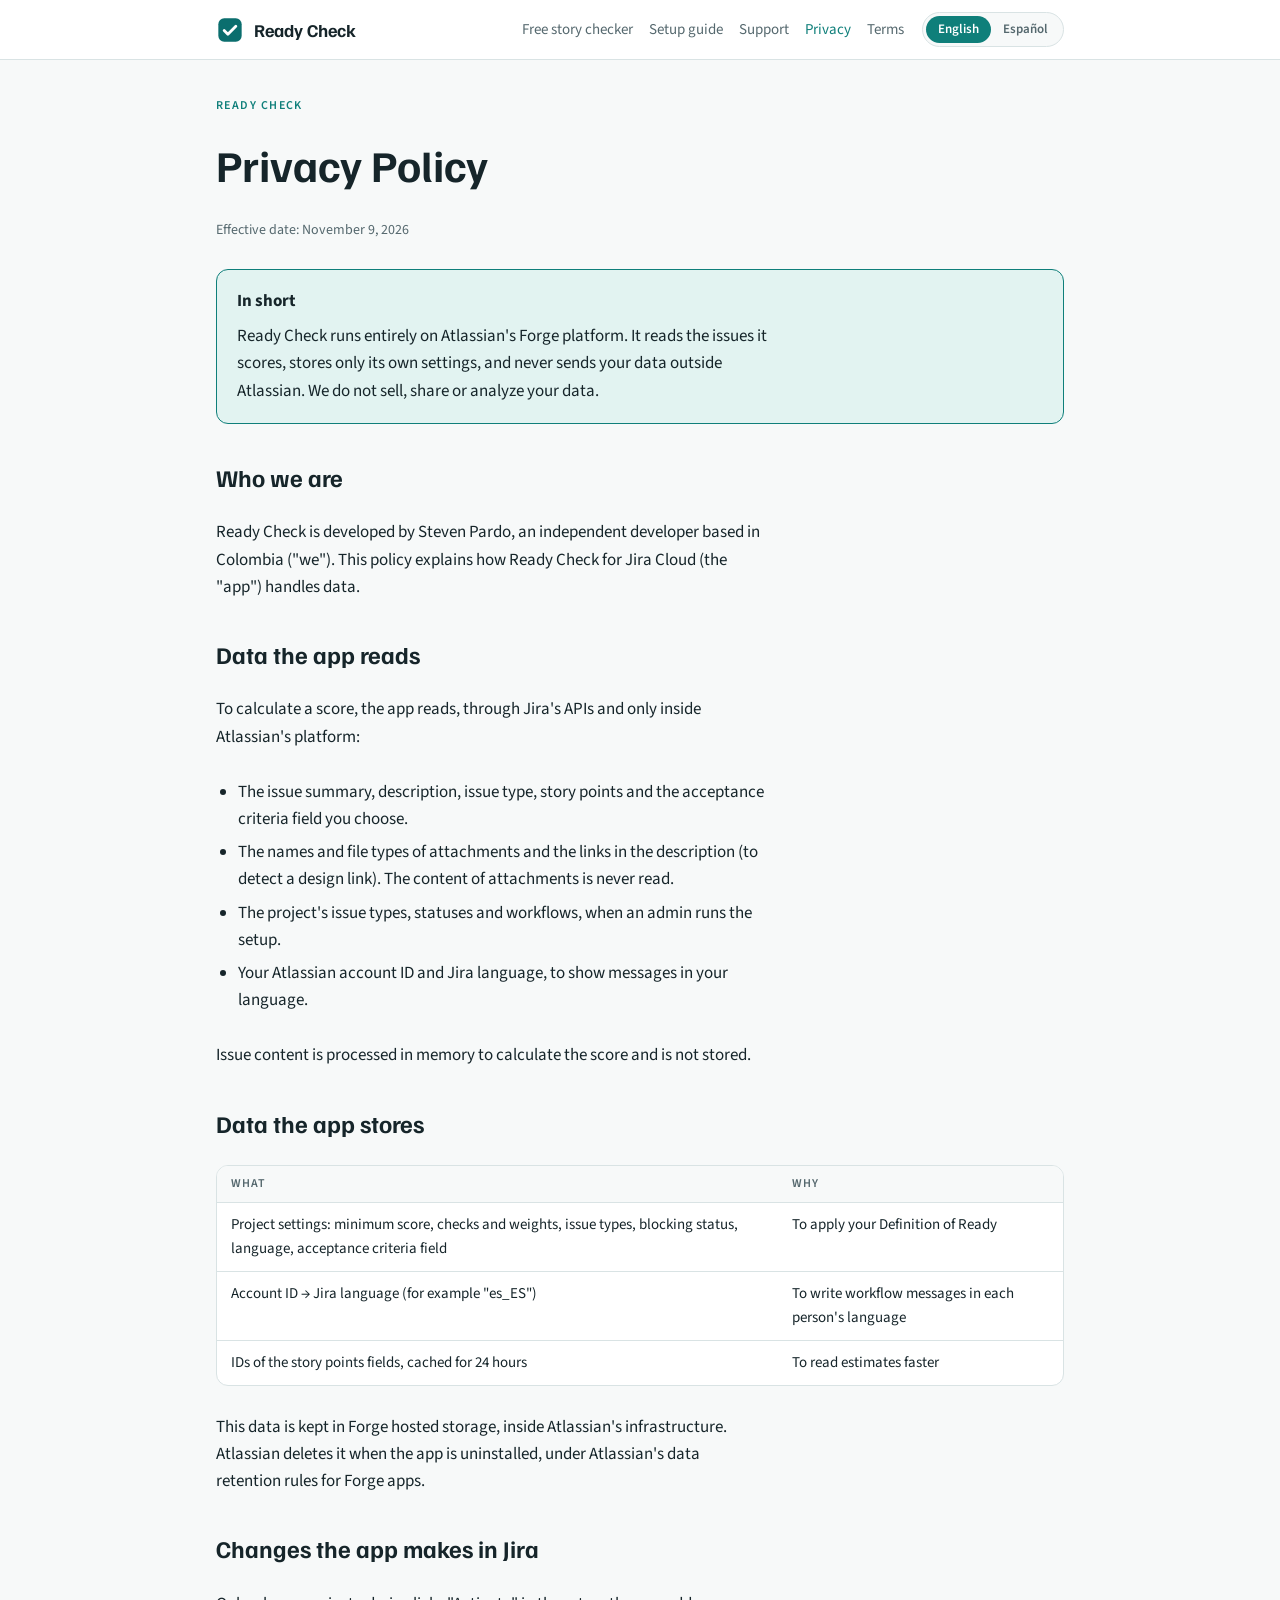
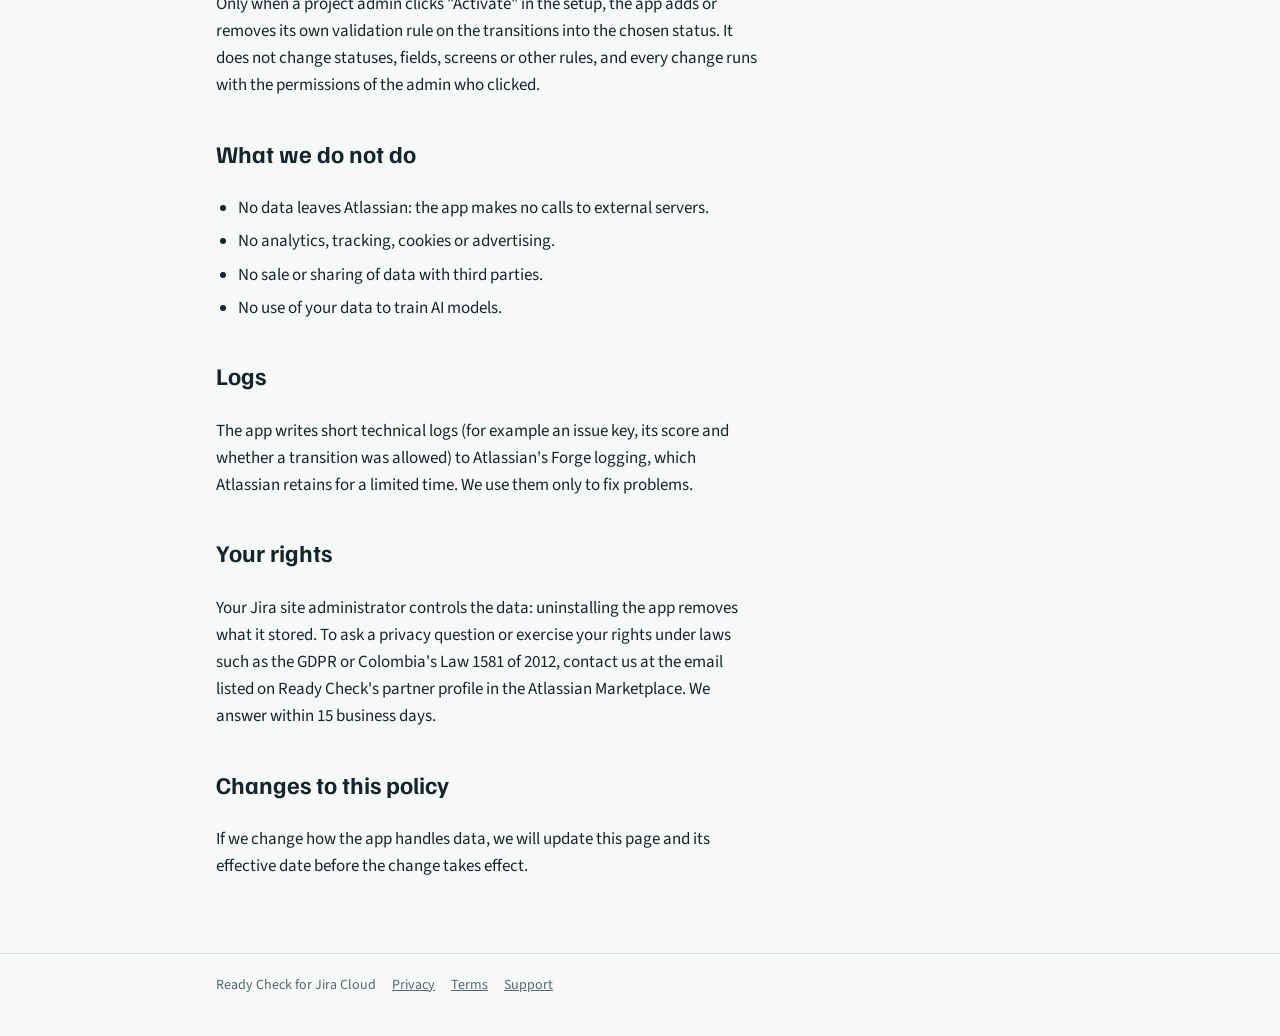
<file: privacy/index.html>
<!doctype html>
<html lang="en">
<head>
<meta charset="utf-8">
<meta name="viewport" content="width=device-width, initial-scale=1">
<title>Ready Check Privacy Policy</title>
<meta name="description" content="What data Ready Check reads and stores.">
<link rel="canonical" href="https://stevenpardoo.github.io/ready-check-site/privacy/">
<meta property="og:type" content="website">
<meta property="og:title" content="Ready Check Privacy Policy">
<meta property="og:description" content="What data Ready Check reads and stores.">
<meta property="og:url" content="https://stevenpardoo.github.io/ready-check-site/privacy/">
<meta property="og:image" content="https://stevenpardoo.github.io/ready-check-site/assets/og.png">
<meta name="twitter:card" content="summary_large_image">

<link rel="icon" href="../assets/icon.svg" type="image/svg+xml">
<link rel="preconnect" href="https://fonts.googleapis.com">
<link rel="stylesheet" href="https://fonts.googleapis.com/css2?family=Familjen+Grotesk:wght@600;700&family=Source+Sans+3:wght@400;600&family=JetBrains+Mono:wght@500&display=swap">
<link rel="stylesheet" href="../assets/site.css">
</head>
<body>
<header class="top"><div class="top-in">
  <a class="brand" href="../"><img src="../assets/icon.svg" alt="" width="28" height="28">Ready Check</a>
  <nav class="nav">
    <a href="../checker/"><span class="en">Free story checker</span><span class="es">Revisor gratis</span></a>
    <a href="../guide/"><span class="en">Setup guide</span><span class="es">Guía</span></a>
    <a href="../support/"><span class="en">Support</span><span class="es">Soporte</span></a>
    <a href="../privacy/" aria-current="page"><span class="en">Privacy</span><span class="es">Privacidad</span></a>
    <a href="../terms/"><span class="en">Terms</span><span class="es">Términos</span></a>
  </nav>
  <div class="lang" role="group" aria-label="Language / Idioma">
    <button type="button" data-set="en" aria-pressed="true">English</button>
    <button type="button" data-set="es" aria-pressed="false">Español</button>
  </div>
</div></header>
<main class="page">
  <div class="eyebrow">Ready Check</div>
  <h1 class="en">Privacy Policy</h1><h1 class="es">Política de privacidad</h1>
  <p class="meta en">Effective date: November 9, 2026</p><p class="meta es">Vigente desde: 9 de noviembre de 2026</p>

  <div class="card key">
    <b class="en">In short</b><b class="es">En resumen</b>
    <p class="en">Ready Check runs entirely on Atlassian's Forge platform. It reads the issues it scores, stores only its own settings, and never sends your data outside Atlassian. We do not sell, share or analyze your data.</p>
    <p class="es">Ready Check corre completo en la plataforma Forge de Atlassian. Lee las incidencias que califica, guarda solo su propia configuración y nunca envía tus datos fuera de Atlassian. No vendemos, compartimos ni analizamos tus datos.</p>
  </div>

  <h2 class="en">Who we are</h2><h2 class="es">Quiénes somos</h2>
  <p class="en">Ready Check is developed by Steven Pardo, an independent developer based in Colombia ("we"). This policy explains how Ready Check for Jira Cloud (the "app") handles data.</p>
  <p class="es">Ready Check lo desarrolla Steven Pardo, desarrollador independiente con sede en Colombia («nosotros»). Esta política explica cómo Ready Check para Jira Cloud (la «app») trata los datos.</p>

  <h2 class="en">Data the app reads</h2><h2 class="es">Datos que la app lee</h2>
  <p class="en">To calculate a score, the app reads, through Jira's APIs and only inside Atlassian's platform:</p>
  <p class="es">Para calcular un puntaje, la app lee, mediante las API de Jira y solo dentro de la plataforma de Atlassian:</p>
  <ul class="en"><li>The issue summary, description, issue type, story points and the acceptance criteria field you choose.</li><li>The names and file types of attachments and the links in the description (to detect a design link). The content of attachments is never read.</li><li>The project's issue types, statuses and workflows, when an admin runs the setup.</li><li>Your Atlassian account ID and Jira language, to show messages in your language.</li></ul>
  <ul class="es"><li>El resumen, la descripción, el tipo de incidencia, los story points y el campo de criterios de aceptación que elijas.</li><li>Los nombres y tipos de los adjuntos y los enlaces de la descripción (para detectar un enlace de diseño). Nunca se lee el contenido de los adjuntos.</li><li>Los tipos de incidencia, estados y flujos del proyecto, cuando un administrador ejecuta la configuración.</li><li>Tu ID de cuenta de Atlassian y el idioma de Jira, para mostrarte los mensajes en tu idioma.</li></ul>
  <p class="en">Issue content is processed in memory to calculate the score and is not stored.</p>
  <p class="es">El contenido de las incidencias se procesa en memoria para calcular el puntaje y no se guarda.</p>

  <h2 class="en">Data the app stores</h2><h2 class="es">Datos que la app guarda</h2>
  <div class="table-wrap"><table>
    <thead><tr><th class="en">What</th><th class="es">Qué</th><th class="en">Why</th><th class="es">Para qué</th></tr></thead>
    <tbody>
      <tr><td class="en">Project settings: minimum score, checks and weights, issue types, blocking status, language, acceptance criteria field</td><td class="es">Configuración del proyecto: puntaje mínimo, revisiones y pesos, tipos de incidencia, estado de bloqueo, idioma, campo de criterios</td><td class="en">To apply your Definition of Ready</td><td class="es">Aplicar tu definición de listo</td></tr>
      <tr><td class="en">Account ID → Jira language (for example "es_ES")</td><td class="es">ID de cuenta → idioma de Jira (por ejemplo «es_ES»)</td><td class="en">To write workflow messages in each person's language</td><td class="es">Escribir los mensajes del flujo en el idioma de cada persona</td></tr>
      <tr><td class="en">IDs of the story points fields, cached for 24 hours</td><td class="es">IDs de los campos de story points, en caché por 24 horas</td><td class="en">To read estimates faster</td><td class="es">Leer la estimación más rápido</td></tr>
    </tbody>
  </table></div>
  <p class="en">This data is kept in Forge hosted storage, inside Atlassian's infrastructure. Atlassian deletes it when the app is uninstalled, under Atlassian's data retention rules for Forge apps.</p>
  <p class="es">Estos datos se guardan en el almacenamiento de Forge, dentro de la infraestructura de Atlassian. Atlassian los elimina cuando se desinstala la app, según sus reglas de retención para apps de Forge.</p>

  <h2 class="en">Changes the app makes in Jira</h2><h2 class="es">Cambios que la app hace en Jira</h2>
  <p class="en">Only when a project admin clicks "Activate" in the setup, the app adds or removes its own validation rule on the transitions into the chosen status. It does not change statuses, fields, screens or other rules, and every change runs with the permissions of the admin who clicked.</p>
  <p class="es">Solo cuando un administrador del proyecto da clic en «Activar» en la configuración, la app agrega o quita su propia regla de validación en las transiciones hacia el estado elegido. No cambia estados, campos, pantallas ni otras reglas, y cada cambio se hace con los permisos del administrador que dio clic.</p>

  <h2 class="en">What we do not do</h2><h2 class="es">Lo que no hacemos</h2>
  <ul class="en"><li>No data leaves Atlassian: the app makes no calls to external servers.</li><li>No analytics, tracking, cookies or advertising.</li><li>No sale or sharing of data with third parties.</li><li>No use of your data to train AI models.</li></ul>
  <ul class="es"><li>Ningún dato sale de Atlassian: la app no llama a servidores externos.</li><li>Sin analítica, rastreo, cookies ni publicidad.</li><li>No vendemos ni compartimos datos con terceros.</li><li>No usamos tus datos para entrenar modelos de IA.</li></ul>

  <h2 class="en">Logs</h2><h2 class="es">Registros</h2>
  <p class="en">The app writes short technical logs (for example an issue key, its score and whether a transition was allowed) to Atlassian's Forge logging, which Atlassian retains for a limited time. We use them only to fix problems.</p>
  <p class="es">La app escribe registros técnicos cortos (por ejemplo, la clave de una incidencia, su puntaje y si se permitió una transición) en el registro de Forge de Atlassian, que Atlassian conserva por un tiempo limitado. Solo los usamos para corregir problemas.</p>

  <h2 class="en">Your rights</h2><h2 class="es">Tus derechos</h2>
  <p class="en">Your Jira site administrator controls the data: uninstalling the app removes what it stored. To ask a privacy question or exercise your rights under laws such as the GDPR or Colombia's Law 1581 of 2012, contact us at the email listed on Ready Check's partner profile in the Atlassian Marketplace. We answer within 15 business days.</p>
  <p class="es">El administrador de tu sitio de Jira controla los datos: al desinstalar la app se elimina lo que guardó. Para hacer una consulta de privacidad o ejercer tus derechos según leyes como el RGPD o la Ley 1581 de 2012 de Colombia, escríbenos al correo del perfil de socio de Ready Check en el Atlassian Marketplace. Respondemos en máximo 15 días hábiles.</p>

  <h2 class="en">Changes to this policy</h2><h2 class="es">Cambios a esta política</h2>
  <p class="en">If we change how the app handles data, we will update this page and its effective date before the change takes effect.</p>
  <p class="es">Si cambiamos cómo la app trata los datos, actualizaremos esta página y su fecha de vigencia antes de que el cambio aplique.</p>
</main>
<footer><div class="page">
  <span>Ready Check for Jira Cloud</span>
  <a href="../privacy/"><span class="en">Privacy</span><span class="es">Privacidad</span></a>
  <a href="../terms/"><span class="en">Terms</span><span class="es">Términos</span></a>
  <a href="../support/"><span class="en">Support</span><span class="es">Soporte</span></a>
</div></footer>
<script src="../assets/lang.js"></script>
</body>
</html>
</file>
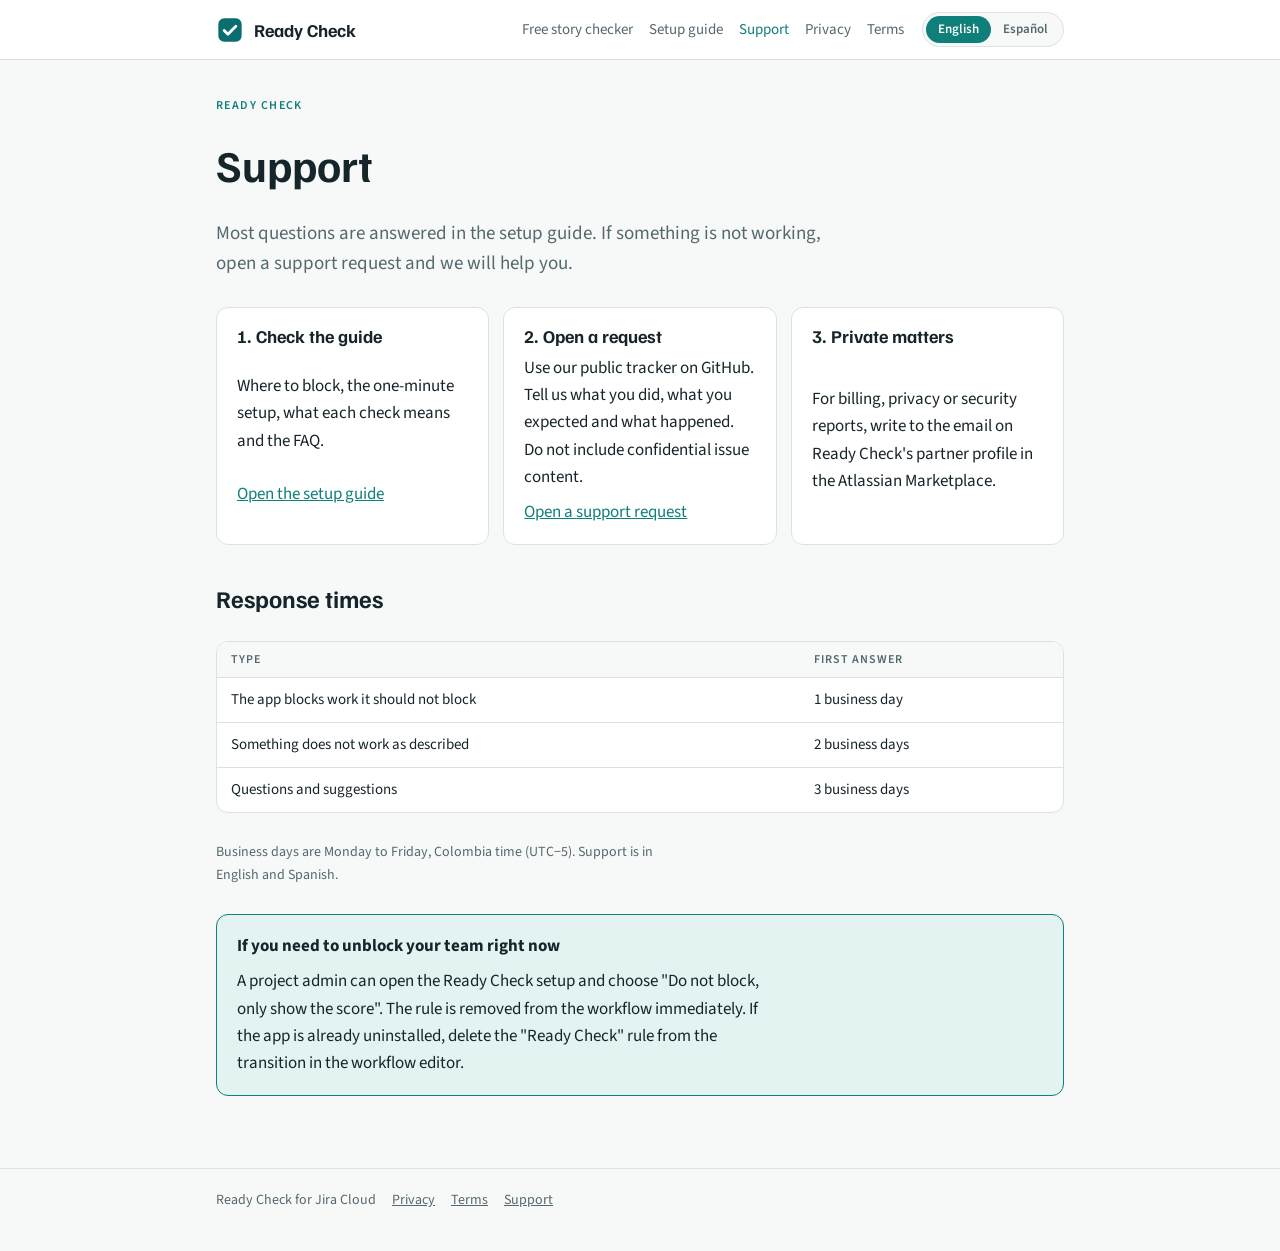
<file: support/index.html>
<!doctype html>
<html lang="en">
<head>
<meta charset="utf-8">
<meta name="viewport" content="width=device-width, initial-scale=1">
<title>Ready Check Support</title>
<meta name="description" content="How to get help with Ready Check.">
<link rel="canonical" href="https://stevenpardoo.github.io/ready-check-site/support/">
<meta property="og:type" content="website">
<meta property="og:title" content="Ready Check Support">
<meta property="og:description" content="How to get help with Ready Check.">
<meta property="og:url" content="https://stevenpardoo.github.io/ready-check-site/support/">
<meta property="og:image" content="https://stevenpardoo.github.io/ready-check-site/assets/og.png">
<meta name="twitter:card" content="summary_large_image">

<link rel="icon" href="../assets/icon.svg" type="image/svg+xml">
<link rel="preconnect" href="https://fonts.googleapis.com">
<link rel="stylesheet" href="https://fonts.googleapis.com/css2?family=Familjen+Grotesk:wght@600;700&family=Source+Sans+3:wght@400;600&family=JetBrains+Mono:wght@500&display=swap">
<link rel="stylesheet" href="../assets/site.css">
</head>
<body>
<header class="top"><div class="top-in">
  <a class="brand" href="../"><img src="../assets/icon.svg" alt="" width="28" height="28">Ready Check</a>
  <nav class="nav">
    <a href="../checker/"><span class="en">Free story checker</span><span class="es">Revisor gratis</span></a>
    <a href="../guide/"><span class="en">Setup guide</span><span class="es">Guía</span></a>
    <a href="../support/" aria-current="page"><span class="en">Support</span><span class="es">Soporte</span></a>
    <a href="../privacy/"><span class="en">Privacy</span><span class="es">Privacidad</span></a>
    <a href="../terms/"><span class="en">Terms</span><span class="es">Términos</span></a>
  </nav>
  <div class="lang" role="group" aria-label="Language / Idioma">
    <button type="button" data-set="en" aria-pressed="true">English</button>
    <button type="button" data-set="es" aria-pressed="false">Español</button>
  </div>
</div></header>
<main class="page">
  <div class="eyebrow">Ready Check</div>
  <h1 class="en">Support</h1><h1 class="es">Soporte</h1>
  <p class="lede en">Most questions are answered in the setup guide. If something is not working, open a support request and we will help you.</p>
  <p class="lede es">La mayoría de preguntas se responden en la guía de configuración. Si algo no funciona, abre una solicitud de soporte y te ayudamos.</p>

  <div class="grid">
    <div class="card"><h3 class="en">1. Check the guide</h3><h3 class="es">1. Revisa la guía</h3>
      <p class="en">Where to block, the one-minute setup, what each check means and the FAQ.</p>
      <p class="es">Dónde bloquear, la configuración de un minuto, qué significa cada revisión y las preguntas frecuentes.</p>
      <p><a href="../guide/"><span class="en">Open the setup guide</span><span class="es">Abrir la guía</span></a></p></div>
    <div class="card"><h3 class="en">2. Open a request</h3><h3 class="es">2. Abre una solicitud</h3>
      <p class="en">Use our public tracker on GitHub. Tell us what you did, what you expected and what happened. Do not include confidential issue content.</p>
      <p class="es">Usa nuestro tablero público en GitHub. Cuéntanos qué hiciste, qué esperabas y qué pasó. No incluyas contenido confidencial de tus incidencias.</p>
      <p><a href="https://github.com/stevenpardoo/ready-check-site/issues/new/choose"><span class="en">Open a support request</span><span class="es">Abrir solicitud de soporte</span></a></p></div>
    <div class="card"><h3 class="en">3. Private matters</h3><h3 class="es">3. Temas privados</h3>
      <p class="en">For billing, privacy or security reports, write to the email on Ready Check's partner profile in the Atlassian Marketplace.</p>
      <p class="es">Para facturación, privacidad o reportes de seguridad, escribe al correo del perfil de socio de Ready Check en el Atlassian Marketplace.</p></div>
  </div>

  <h2 class="en">Response times</h2><h2 class="es">Tiempos de respuesta</h2>
  <div class="table-wrap"><table>
    <thead><tr><th class="en">Type</th><th class="es">Tipo</th><th class="en">First answer</th><th class="es">Primera respuesta</th></tr></thead>
    <tbody>
      <tr><td class="en">The app blocks work it should not block</td><td class="es">La app bloquea trabajo que no debería</td><td class="en">1 business day</td><td class="es">1 día hábil</td></tr>
      <tr><td class="en">Something does not work as described</td><td class="es">Algo no funciona como se describe</td><td class="en">2 business days</td><td class="es">2 días hábiles</td></tr>
      <tr><td class="en">Questions and suggestions</td><td class="es">Preguntas y sugerencias</td><td class="en">3 business days</td><td class="es">3 días hábiles</td></tr>
    </tbody>
  </table></div>
  <p class="meta en">Business days are Monday to Friday, Colombia time (UTC−5). Support is in English and Spanish.</p>
  <p class="meta es">Los días hábiles son de lunes a viernes, hora de Colombia (UTC−5). El soporte es en inglés y español.</p>

  <div class="card key">
    <b class="en">If you need to unblock your team right now</b><b class="es">Si necesitas desbloquear a tu equipo ya</b>
    <p class="en">A project admin can open the Ready Check setup and choose "Do not block, only show the score". The rule is removed from the workflow immediately. If the app is already uninstalled, delete the "Ready Check" rule from the transition in the workflow editor.</p>
    <p class="es">Un administrador del proyecto puede abrir la configuración de Ready Check y elegir «No bloquear, solo mostrar el puntaje». La regla se quita del flujo de inmediato. Si ya desinstalaste la app, borra la regla «Ready Check» de la transición en el editor del flujo.</p>
  </div>
</main>
<footer><div class="page">
  <span>Ready Check for Jira Cloud</span>
  <a href="../privacy/"><span class="en">Privacy</span><span class="es">Privacidad</span></a>
  <a href="../terms/"><span class="en">Terms</span><span class="es">Términos</span></a>
  <a href="../support/"><span class="en">Support</span><span class="es">Soporte</span></a>
</div></footer>
<script src="../assets/lang.js"></script>
</body>
</html>
</file>
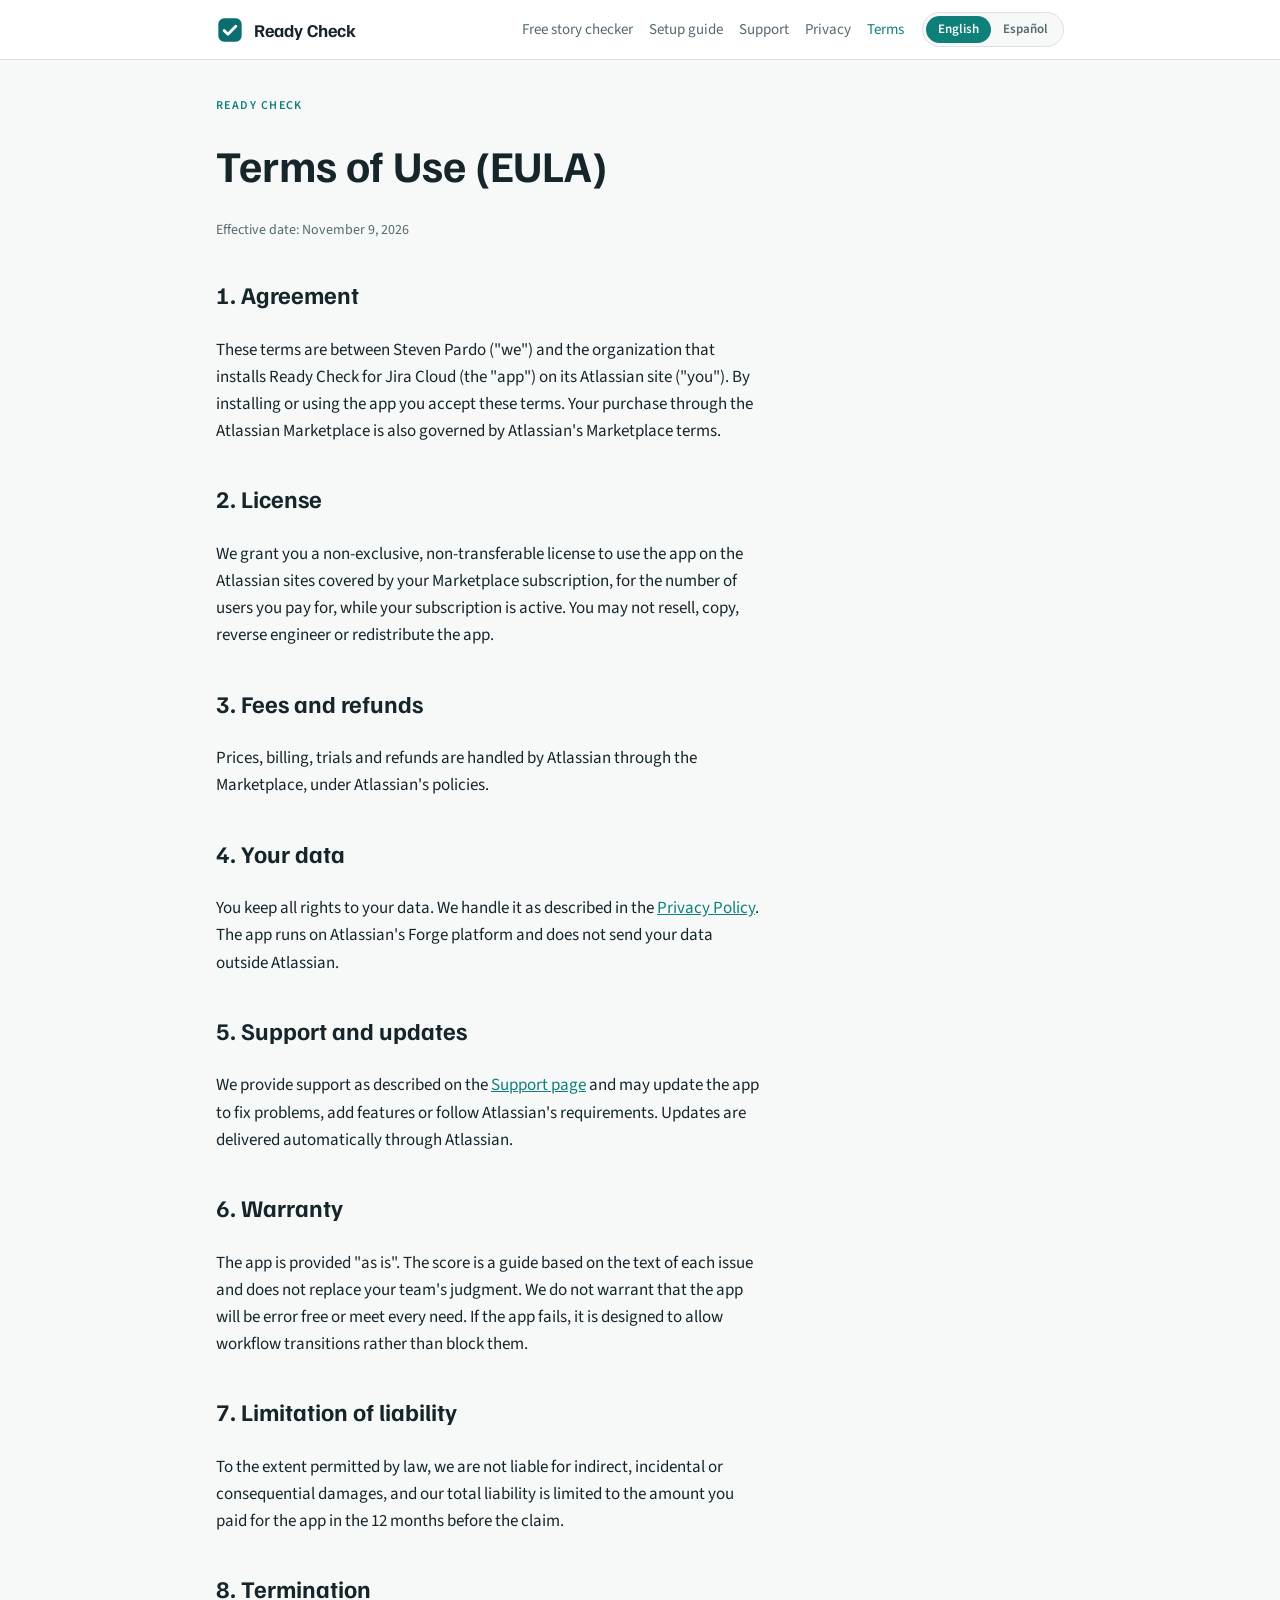
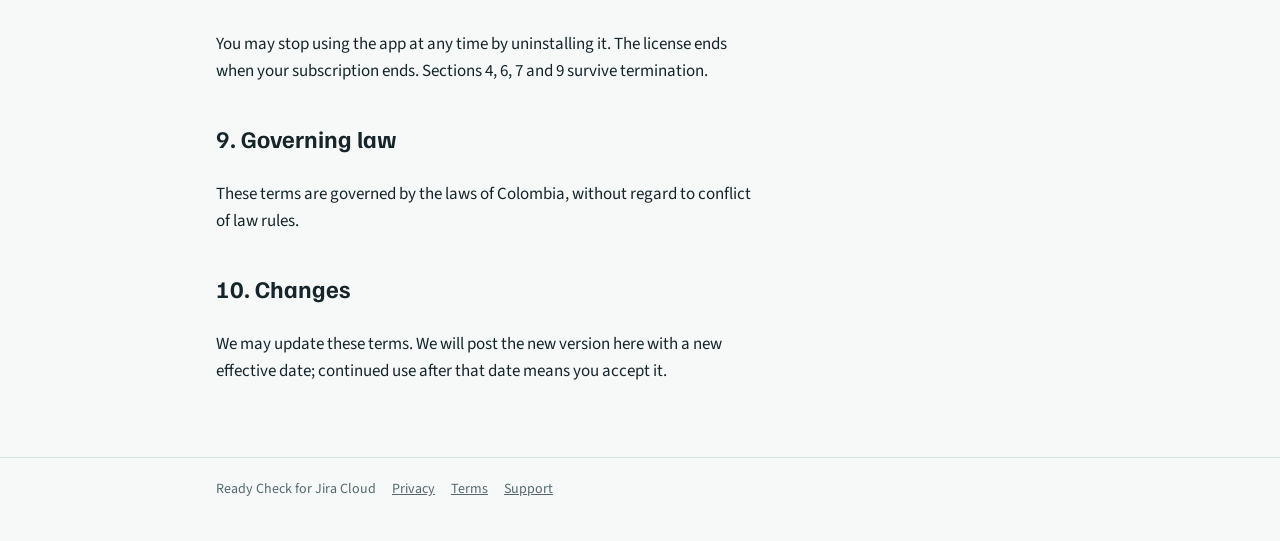
<file: terms/index.html>
<!doctype html>
<html lang="en">
<head>
<meta charset="utf-8">
<meta name="viewport" content="width=device-width, initial-scale=1">
<title>Ready Check Terms of Use</title>
<meta name="description" content="End user license agreement for Ready Check.">
<link rel="canonical" href="https://stevenpardoo.github.io/ready-check-site/terms/">
<meta property="og:type" content="website">
<meta property="og:title" content="Ready Check Terms of Use">
<meta property="og:description" content="End user license agreement for Ready Check.">
<meta property="og:url" content="https://stevenpardoo.github.io/ready-check-site/terms/">
<meta property="og:image" content="https://stevenpardoo.github.io/ready-check-site/assets/og.png">
<meta name="twitter:card" content="summary_large_image">

<link rel="icon" href="../assets/icon.svg" type="image/svg+xml">
<link rel="preconnect" href="https://fonts.googleapis.com">
<link rel="stylesheet" href="https://fonts.googleapis.com/css2?family=Familjen+Grotesk:wght@600;700&family=Source+Sans+3:wght@400;600&family=JetBrains+Mono:wght@500&display=swap">
<link rel="stylesheet" href="../assets/site.css">
</head>
<body>
<header class="top"><div class="top-in">
  <a class="brand" href="../"><img src="../assets/icon.svg" alt="" width="28" height="28">Ready Check</a>
  <nav class="nav">
    <a href="../checker/"><span class="en">Free story checker</span><span class="es">Revisor gratis</span></a>
    <a href="../guide/"><span class="en">Setup guide</span><span class="es">Guía</span></a>
    <a href="../support/"><span class="en">Support</span><span class="es">Soporte</span></a>
    <a href="../privacy/"><span class="en">Privacy</span><span class="es">Privacidad</span></a>
    <a href="../terms/" aria-current="page"><span class="en">Terms</span><span class="es">Términos</span></a>
  </nav>
  <div class="lang" role="group" aria-label="Language / Idioma">
    <button type="button" data-set="en" aria-pressed="true">English</button>
    <button type="button" data-set="es" aria-pressed="false">Español</button>
  </div>
</div></header>
<main class="page">
  <div class="eyebrow">Ready Check</div>
  <h1 class="en">Terms of Use (EULA)</h1><h1 class="es">Términos de uso (EULA)</h1>
  <p class="meta en">Effective date: November 9, 2026</p><p class="meta es">Vigentes desde: 9 de noviembre de 2026</p>
  <p class="es meta">La versión en inglés es la que rige; la versión en español es una traducción de referencia.</p>

  <h2 class="en">1. Agreement</h2><h2 class="es">1. Acuerdo</h2>
  <p class="en">These terms are between Steven Pardo ("we") and the organization that installs Ready Check for Jira Cloud (the "app") on its Atlassian site ("you"). By installing or using the app you accept these terms. Your purchase through the Atlassian Marketplace is also governed by Atlassian's Marketplace terms.</p>
  <p class="es">Estos términos son entre Steven Pardo («nosotros») y la organización que instala Ready Check para Jira Cloud (la «app») en su sitio de Atlassian («tú»). Al instalar o usar la app aceptas estos términos. La compra por el Atlassian Marketplace también se rige por los términos del Marketplace de Atlassian.</p>

  <h2 class="en">2. License</h2><h2 class="es">2. Licencia</h2>
  <p class="en">We grant you a non-exclusive, non-transferable license to use the app on the Atlassian sites covered by your Marketplace subscription, for the number of users you pay for, while your subscription is active. You may not resell, copy, reverse engineer or redistribute the app.</p>
  <p class="es">Te otorgamos una licencia no exclusiva e intransferible para usar la app en los sitios de Atlassian cubiertos por tu suscripción del Marketplace, para la cantidad de usuarios que pagas, mientras la suscripción esté activa. No puedes revender, copiar, hacer ingeniería inversa ni redistribuir la app.</p>

  <h2 class="en">3. Fees and refunds</h2><h2 class="es">3. Precio y reembolsos</h2>
  <p class="en">Prices, billing, trials and refunds are handled by Atlassian through the Marketplace, under Atlassian's policies.</p>
  <p class="es">Los precios, la facturación, las pruebas gratuitas y los reembolsos los gestiona Atlassian por el Marketplace, según sus políticas.</p>

  <h2 class="en">4. Your data</h2><h2 class="es">4. Tus datos</h2>
  <p class="en">You keep all rights to your data. We handle it as described in the <a href="../privacy/">Privacy Policy</a>. The app runs on Atlassian's Forge platform and does not send your data outside Atlassian.</p>
  <p class="es">Conservas todos los derechos sobre tus datos. Los tratamos como se describe en la <a href="../privacy/">Política de privacidad</a>. La app corre en la plataforma Forge de Atlassian y no envía tus datos fuera de Atlassian.</p>

  <h2 class="en">5. Support and updates</h2><h2 class="es">5. Soporte y actualizaciones</h2>
  <p class="en">We provide support as described on the <a href="../support/">Support page</a> and may update the app to fix problems, add features or follow Atlassian's requirements. Updates are delivered automatically through Atlassian.</p>
  <p class="es">Damos soporte como se describe en la <a href="../support/">página de soporte</a> y podemos actualizar la app para corregir problemas, agregar funciones o cumplir requisitos de Atlassian. Las actualizaciones llegan automáticamente por Atlassian.</p>

  <h2 class="en">6. Warranty</h2><h2 class="es">6. Garantía</h2>
  <p class="en">The app is provided "as is". The score is a guide based on the text of each issue and does not replace your team's judgment. We do not warrant that the app will be error free or meet every need. If the app fails, it is designed to allow workflow transitions rather than block them.</p>
  <p class="es">La app se entrega «tal cual». El puntaje es una guía basada en el texto de cada incidencia y no reemplaza el criterio de tu equipo. No garantizamos que la app esté libre de errores ni que cubra toda necesidad. Si la app falla, está diseñada para permitir las transiciones del flujo en vez de bloquearlas.</p>

  <h2 class="en">7. Limitation of liability</h2><h2 class="es">7. Limitación de responsabilidad</h2>
  <p class="en">To the extent permitted by law, we are not liable for indirect, incidental or consequential damages, and our total liability is limited to the amount you paid for the app in the 12 months before the claim.</p>
  <p class="es">En la medida en que la ley lo permita, no respondemos por daños indirectos, incidentales o consecuentes, y nuestra responsabilidad total se limita a lo que pagaste por la app en los 12 meses anteriores al reclamo.</p>

  <h2 class="en">8. Termination</h2><h2 class="es">8. Terminación</h2>
  <p class="en">You may stop using the app at any time by uninstalling it. The license ends when your subscription ends. Sections 4, 6, 7 and 9 survive termination.</p>
  <p class="es">Puedes dejar de usar la app en cualquier momento desinstalándola. La licencia termina cuando termina tu suscripción. Las secciones 4, 6, 7 y 9 siguen vigentes después de la terminación.</p>

  <h2 class="en">9. Governing law</h2><h2 class="es">9. Ley aplicable</h2>
  <p class="en">These terms are governed by the laws of Colombia, without regard to conflict of law rules.</p>
  <p class="es">Estos términos se rigen por las leyes de Colombia, sin tener en cuenta sus normas de conflicto de leyes.</p>

  <h2 class="en">10. Changes</h2><h2 class="es">10. Cambios</h2>
  <p class="en">We may update these terms. We will post the new version here with a new effective date; continued use after that date means you accept it.</p>
  <p class="es">Podemos actualizar estos términos. Publicaremos la nueva versión aquí con una nueva fecha de vigencia; seguir usando la app después de esa fecha significa que la aceptas.</p>
</main>
<footer><div class="page">
  <span>Ready Check for Jira Cloud</span>
  <a href="../privacy/"><span class="en">Privacy</span><span class="es">Privacidad</span></a>
  <a href="../terms/"><span class="en">Terms</span><span class="es">Términos</span></a>
  <a href="../support/"><span class="en">Support</span><span class="es">Soporte</span></a>
</div></footer>
<script src="../assets/lang.js"></script>
</body>
</html>
</file>
<file: assets/site.css>
/* Ready Check site: one reading column, teal accent from the app icon, cool neutrals. */
:root {
  --bg: #f7f9f9; --surface: #ffffff; --fg: #16252a; --muted: #55686e; --line: #d9e3e4;
  --accent: #0f7f7a; --accent-soft: #e2f3f1; --danger: #c2412f; --danger-soft: #fbe9e6; --ok: #2c7a3f;
  --font-display: "Familjen Grotesk", "Segoe UI", system-ui, sans-serif;
  --font-body: "Source Sans 3", "Segoe UI", system-ui, sans-serif;
  --font-mono: "JetBrains Mono", ui-monospace, Consolas, monospace;
  color-scheme: light;
}
@media (prefers-color-scheme: dark) {
  :root { --bg: #0f1719; --surface: #162124; --fg: #e3eced; --muted: #9db0b4; --line: #2a3a3e;
    --accent: #4cc3bb; --accent-soft: #15302f; --danger: #f08a7a; --danger-soft: #3a1f1b; --ok: #7fcf92; color-scheme: dark; }
}
* { box-sizing: border-box; }
html { scroll-behavior: smooth; }
body { margin: 0; background: var(--bg); color: var(--fg); font: 17px/1.6 var(--font-body); }
img { max-width: 100%; }
body:not([data-lang="en"]) .en, body[data-lang="en"] .es { display: none !important; }
.top { border-bottom: 1px solid var(--line); background: var(--surface); }
.top-in, .page { max-width: 880px; margin: 0 auto; padding-left: max(16px, env(safe-area-inset-left, 0px)); padding-right: max(16px, env(safe-area-inset-right, 0px)); }
.top-in { display: flex; align-items: center; gap: 18px; flex-wrap: wrap; padding-block: 12px; }
.brand { display: flex; align-items: center; gap: 10px; font: 700 18px/1 var(--font-display); color: var(--fg); text-decoration: none; margin-right: auto; }
.brand img { width: 28px; height: 28px; }
.nav { display: flex; gap: 16px; flex-wrap: wrap; font-size: 15px; }
.nav a { color: var(--muted); text-decoration: none; }
.nav a:hover, .nav a[aria-current="page"] { color: var(--accent); }
.lang { display: inline-flex; border: 1px solid var(--line); border-radius: 999px; padding: 3px; background: var(--bg); }
.lang button { font: 600 13px/1 var(--font-body); border: 0; background: transparent; color: var(--muted); padding: 7px 12px; border-radius: 999px; cursor: pointer; }
.lang button[aria-pressed="true"] { background: var(--accent); color: var(--surface); }
button:focus-visible, a:focus-visible { outline: 2px solid var(--accent); outline-offset: 2px; }
.page { padding-block: 40px 72px; display: grid; gap: 28px; }
h1, h2, h3 { font-family: var(--font-display); text-wrap: balance; line-height: 1.15; margin: 0; }
h1 { font-size: clamp(30px, 5vw, 44px); }
h2 { font-size: 24px; margin-top: 12px; }
h3 { font-size: 18px; }
p, li { max-width: 68ch; }
p { margin: 0; }
ul { margin: 0; padding-left: 22px; display: grid; gap: 6px; }
a { color: var(--accent); }
.lede { font-size: 19px; color: var(--muted); }
.meta { font-size: 14px; color: var(--muted); }
.eyebrow { font: 600 12px/1 var(--font-body); text-transform: uppercase; letter-spacing: .12em; color: var(--accent); }
.card { border: 1px solid var(--line); background: var(--surface); border-radius: 12px; padding: 18px 20px; display: grid; gap: 8px; }
.card.key { border-color: var(--accent); background: var(--accent-soft); }
.grid { display: grid; grid-template-columns: repeat(auto-fit, minmax(230px, 1fr)); gap: 14px; }
.table-wrap { overflow-x: auto; border: 1px solid var(--line); border-radius: 12px; background: var(--surface); }
table { border-collapse: collapse; width: 100%; min-width: 560px; font-size: 15px; }
th, td { text-align: left; padding: 10px 14px; border-bottom: 1px solid var(--line); vertical-align: top; }
th { font: 600 12px/1.3 var(--font-body); text-transform: uppercase; letter-spacing: .08em; color: var(--muted); background: var(--bg); }
tr:last-child td { border-bottom: 0; }
.cta { display: inline-block; background: var(--accent); color: var(--surface); text-decoration: none; font-weight: 600; padding: 11px 18px; border-radius: 8px; }
figure { margin: 0; display: grid; gap: 8px; }
figure img { border: 1px solid var(--line); border-radius: 10px; display: block; }
figcaption { font-size: 14px; color: var(--muted); }
footer { border-top: 1px solid var(--line); }
footer .page { padding-block: 20px 40px; font-size: 14px; color: var(--muted); display: flex; gap: 16px; flex-wrap: wrap; }
footer a { color: var(--muted); }
</file>
